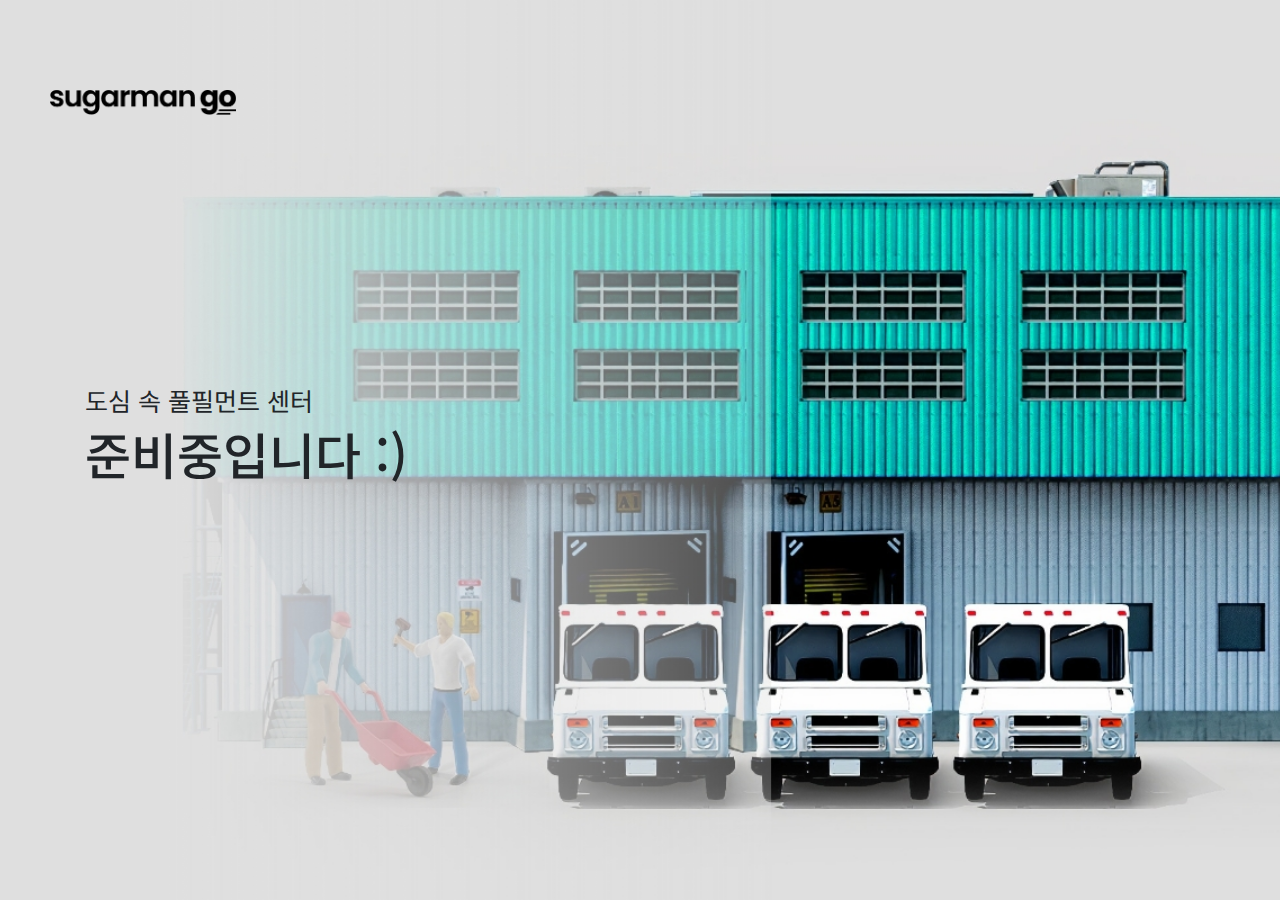
<file: index.html>
<!DOCTYPE html>
<html lang="ko">

<head>
  <meta charset="UTF-8">
  <meta name="viewport" content="width=device-width, initial-scale=1.0">
  <title>슈가맨고</title>
  <!-- Global site tag (gtag.js) - Google Analytics -->
  <script async src="https://www.googletagmanager.com/gtag/js?id=UA-127046737-5"></script>
  <script>
    window.dataLayer = window.dataLayer || [];
    function gtag() { dataLayer.push(arguments); }
    gtag('js', new Date());

    gtag('config', 'UA-127046737-5');
  </script>

  <link rel="stylesheet" href="https://stackpath.bootstrapcdn.com/bootstrap/4.4.1/css/bootstrap.min.css"
    integrity="sha384-Vkoo8x4CGsO3+Hhxv8T/Q5PaXtkKtu6ug5TOeNV6gBiFeWPGFN9MuhOf23Q9Ifjh" crossorigin="anonymous">
  <link href="https://fonts.googleapis.com/icon?family=Material+Icons" rel="stylesheet">
  <link href="https://fonts.googleapis.com/css2?family=Noto+Sans+KR:wght@100;300;400;500;700;900&display=swap"
    rel="stylesheet">
  <link rel="stylesheet" href="./assets/css/style.css">
  <link rel="stylesheet" href="./assets/css/media.css">
  <link rel="shortcut icon" type="image/x-icon" href="./assets/img/go_logo_32.ico">

  <script src="https://code.jquery.com/jquery-3.5.1.min.js"
    integrity="sha256-9/aliU8dGd2tb6OSsuzixeV4y/faTqgFtohetphbbj0=" crossorigin="anonymous"></script>
  <script src="./assets/js/click-menu.js"></script>
  <script src="./assets/js/domain.js"></script>

</head>

<body>

  <!-- nav -->
  <div class="navbar-wrap  scroll-nav top-nav">
    <nav class="navbar navbar-expand-lg navbar-light pt-2 pb-2">
      <a class="navbar-brand logo-w" href="./index.html">
        <img src="./assets/img/sugarman_go_logo@2x.png" alt="sugarmango_logo" class="main-logo">
      </a>
      <a class="scroll-nav logo-r" href="./index.html"><img src="./assets/img/sugarman_go_logo@2x.png"alt="sugarmango_logo" class="main-logo"></a>
    </nav>
  </div>



  <!-- 메인배너 -->
  <div class="main-banner-wrap d-flex align-items-center" style="height:100vh;max-height:100vh;">
    <div class="container main-container">
      <div class="row">
        <div class="col">
          <a class="text-box">
            <h1 class="main-banner-subtext">도심 속 풀필먼트 센터</h1>
            <h3 class="main-banner-text">준비중입니다 :)</h3>


            <br/>

          </div>
        </div>
      </div>
    </div>
  </div>

</body>

</html>
</file>
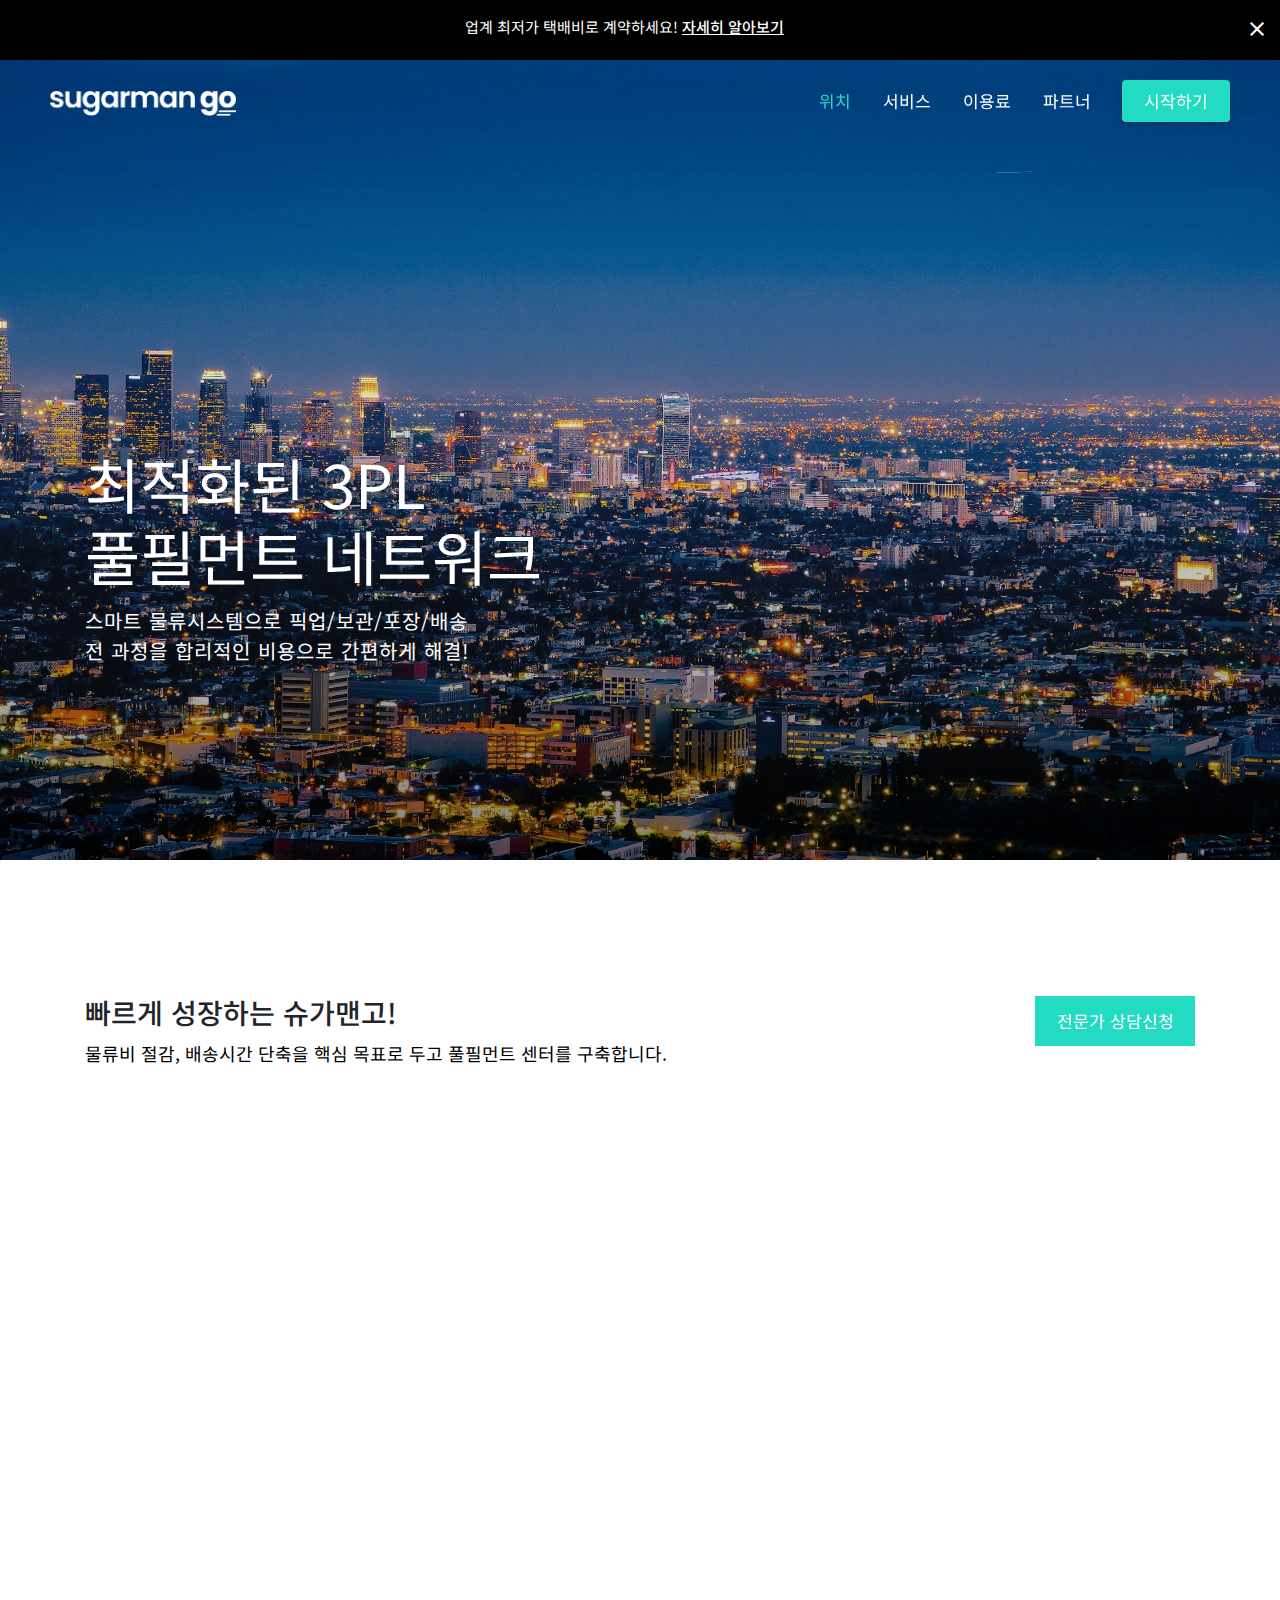
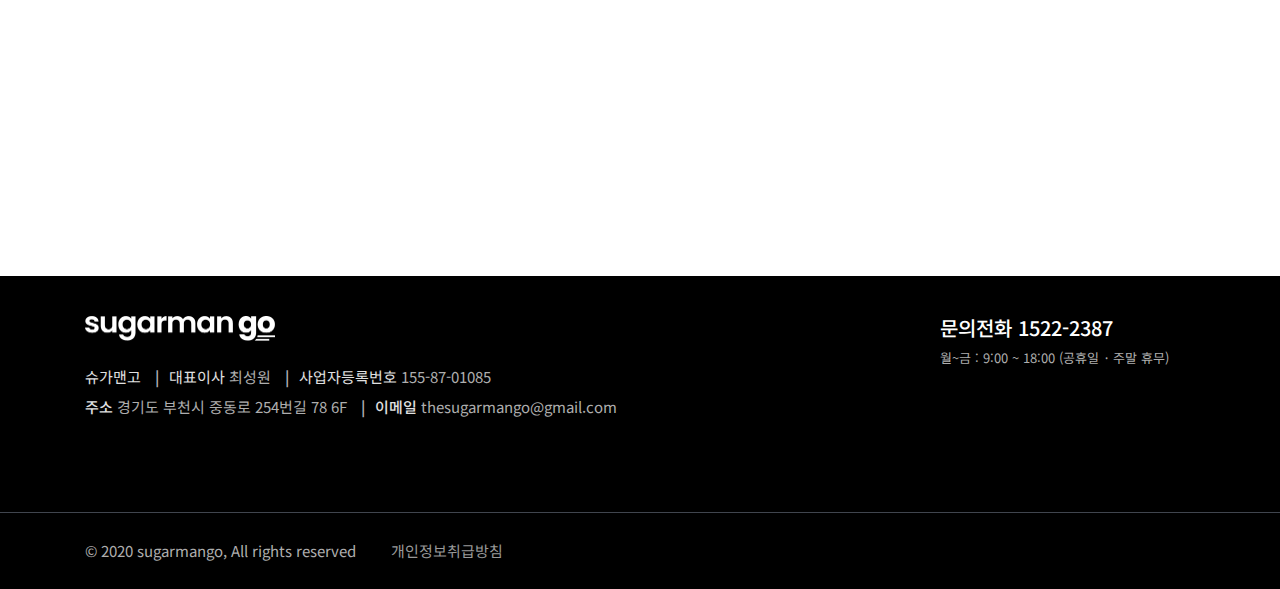
<file: location.html>
<!DOCTYPE html>
<html lang="ko">

<head>
  <meta charset="UTF-8">
  <meta name="viewport" content="width=device-width, initial-scale=1.0">
  <title>슈가맨고</title>
  <!-- Global site tag (gtag.js) - Google Analytics -->
  <script async src="https://www.googletagmanager.com/gtag/js?id=UA-127046737-5"></script>
  <script>
    window.dataLayer = window.dataLayer || [];
    function gtag() { dataLayer.push(arguments); }
    gtag('js', new Date());

    gtag('config', 'UA-127046737-5');
  </script>

  <link rel="stylesheet" href="https://stackpath.bootstrapcdn.com/bootstrap/4.4.1/css/bootstrap.min.css"
    integrity="sha384-Vkoo8x4CGsO3+Hhxv8T/Q5PaXtkKtu6ug5TOeNV6gBiFeWPGFN9MuhOf23Q9Ifjh" crossorigin="anonymous">
  <link href="https://fonts.googleapis.com/icon?family=Material+Icons" rel="stylesheet">
  <link href="https://fonts.googleapis.com/css2?family=Noto+Sans+KR:wght@100;300;400;500;700;900&display=swap"
    rel="stylesheet">
  <link rel="stylesheet" href="./assets/css/style.css">
  <link rel="stylesheet" href="./assets/css/media.css">
  <link rel="shortcut icon" type="image/x-icon" href="./assets/img/go_logo_32.ico">

  <script src="https://code.jquery.com/jquery-3.5.1.min.js"
    integrity="sha256-9/aliU8dGd2tb6OSsuzixeV4y/faTqgFtohetphbbj0=" crossorigin="anonymous"></script>
  <script src="./assets/js/click-menu.js"></script>
  <script src="./assets/js/domain.js"></script>

</head>

<body>
  <!-- 이벤트 띠배너 -->
  <div class="event-banner d-flex pt-3 pb-2">
    <div class="container-fluid">
      <div class="row">
        <div class="flex-fill text-center event-text">
          <span>업계 최저가 택배비로 계약하세요!</span>
          <span><a href="./service.html"><u style="color: #fff; font-weight: 500;">자세히 알아보기</u></a></span>
        </div>
        <button class="event-banner-btn" style="border-style: none; background: transparent;">
          <span class="material-icons ml-auto" style="cursor: pointer; color: #fff;">close</span>
        </button>
      </div>
    </div>
  </div>

  <!-- nav -->
  <div class="navbar-wrap  scroll-nav top-nav">
    <nav class="navbar navbar-expand-lg navbar-light pt-2 pb-2">
      <a class="navbar-brand logo-w" href="./index.html">
        <img src="./assets/img/sugarman_go_logo_wh@2x.png" alt="sugarmango_logo" class="main-logo">
      </a>
      <a class="scroll-nav logo-r" href="./index.html"><img src="./assets/img/sugarman_go_logo@2x.png"
          alt="sugarmango_logo" class="main-logo"></a>

      <button class="navbar-toggler mobile-menu-place toggle-mobile-menu" type="button">
        <!-- <span class="navbar-toggler-icon"></span> -->
        <span class="material-icons menu-icon-size menu-color">menu</span>
      </button>

      <div class="collapse navbar-collapse" id="navbarNav">
        <ul class="nav ml-auto">
          <li class="nav-item">
            <a class="nav-link nav-active" href="./location.html">위치</a>
          </li>
          <li class="nav-item">
            <a class="nav-link" href="./service.html">서비스</a>
          </li>
          <li class="nav-item">
            <a class="nav-link" href="./price.html">이용료</a>
          </li>
          <li class="nav-item">
            <a class="nav-link" href="./partner.html">파트너</a>
          </li>
          <li class="nav-item">
            <button type="button" class="nav-bar-btn" onclick="location.href='./start.html'">시작하기</button>
          </li>
        </ul>
      </div>
    </nav>
  </div>



  <!-- 메인배너 -->
  <div class="location-banner-wrap d-flex align-items-center">
    <div class="container main-container">
      <div class="row">
        <div class="col">
          <div class="text-box location-text-box">
            <h1 class="location-banner-subtext">최적화된 3PL<br />풀필먼트 네트워크</h1>
            <h3 class="location-banner-text">스마트 물류시스템으로 픽업/보관/포장/배송<br /> 전 과정을 합리적인 비용으로 간편하게 해결!</h3>
          </div>
        </div>
      </div>
    </div>
  </div>

  <section class="location-con">
    <div class="container">
      <div class="row">
        <div class="col-md-9 location-con-text">
          <h1>빠르게 성장하는 슈가맨고!</h1>
          <p>물류비 절감, 배송시간 단축을 핵심 목표로 두고 풀필먼트 센터를 구축합니다.</p>
        </div>
        <div class="col-md-3 location-con-btn">
          <button type="button" onclick="location.href='./start.html'">전문가 상담신청</button>
        </div>
        <div class="col-md-12">
          <div id="map" style="width:100%;height:602px;"></div>
        </div>
      </div>
    </div>
  </section>


  <!-- 푸터 -->
  <section class="content-section bg-footer footer-t footer ">
    <div class="container main-container">
      <div class="row">
        <div class="col-lg-9">
          <div class="row">
            <div class="col-12"><img class="footer-logo" src="./assets/img/sugarman_go_logo_wh@2x.png"
                alt="footer-logo"></div>
            <div class="col-12">
              <ul class="footer-con-2">
                <li>
                  <span>슈가맨고</span><strong class="line-1" style="color: #AEAEAE; margin-right: 10px;">
                    | </strong>
                </li>
                <li>
                  <span>대표이사 </span> 최성원
                  <strong class="line-2" style="color: #AEAEAE; margin-right: 10px;"> | </strong>
                </li>
                <li>
                  <span>사업자등록번호
                  </span>155-87-01085
                </li>
              </ul>
            </div>
            <div class="col-12">
              <ul class="footer-con-3">
                <li>
                  <span>주소
                  </span>경기도 부천시 중동로 254번길 78 6F
                  <strong class="line-3" style="color: #AEAEAE; margin-right: 10px;"> | </strong>
                </li>
                <li>
                  <span>
                    이메일
                  </span>thesugarmango@gmail.com
                </li>
              </ul>
            </div>
          </div>
        </div>

        <div class="col-lg-3">
          <div class="footer-right">
            <h6 style="font-size:20px; color:#fff;">문의전화 1522-2387</h6>
            <p>월~금 : 9:00 ~ 18:00 (공휴일 · 주말 휴무)</p>
          </div>
        </div>
      </div>
    </div>
    </div>


    <div class="footer-m footer container-fluid p-0">
      <div class="footer-line"></div>
    </div>

    <div class="col-lg-12">
      <div class="container main-container footer-bottom">
        <p class="footer-p">© 2020 sugarmango, All rights reserved</p>
        <a href="./privacy.html" class="footer-a">개인정보취급방침</a>
        <!-- <a class="footer-a">이용약관</a> -->
      </div>
    </div>
  </section>



  <!-- kakao map -->
  <script type="text/javascript" src="//dapi.kakao.com/v2/maps/sdk.js?appkey=250d479551bc2d3b70d92839fc3eb6eb"></script>

  <script>
    var mapContainer = document.getElementById('map'), // 지도를 표시할 div
      mapOption = {
        center: new kakao.maps.LatLng(37.52536, 126.84325), // 지도의 중심좌표
        level: 8, // 지도의 확대 레벨
        mapTypeId: kakao.maps.MapTypeId.ROADMAP // 지도종류
      };

    // 지도를 생성한다
    var map = new kakao.maps.Map(mapContainer, mapOption);

    // 마우스 휠과 모바일 터치를 이용한 지도 확대, 축소를 막는다
    map.setZoomable(false);

    // 지도에 확대 축소 컨트롤을 생성한다
    var zoomControl = new kakao.maps.ZoomControl();

    // 지도의 우측에 확대 축소 컨트롤을 추가한다
    map.addControl(zoomControl, kakao.maps.ControlPosition.RIGHT);

    // 마커를 표시할 위치와 title 객체 배열입니다
    var positions = [{
      title: '부천 상동점 1호점',
      latlng: new kakao.maps.LatLng(37.5077606, 126.7500733)
    },
    {
      title: '부천 상동점 2호점',
      latlng: new kakao.maps.LatLng(37.5074377, 126.7530217)
    },
    {
      title: '인천 갈산점 4호점',
      latlng: new kakao.maps.LatLng(37.5171565, 126.7220364)
    },
    {
      title: '부천 신중동점 5호점',
      latlng: new kakao.maps.LatLng(37.5015499, 126.773108)
    },
    {
      title: '부천 송내점 6호점',
      latlng: new kakao.maps.LatLng(37.4893739, 126.7518249)
    },
    {
      title: '서울 역삼역점 7호점',
      latlng: new kakao.maps.LatLng(37.4769454, 127.0457478)
    },
    {
      title: '인천 부평점 8호점',
      latlng: new kakao.maps.LatLng(37.4939399999999, 126.7257229)
    },
    {
      title: '서울 가산디지털단지점 9호점',
      latlng: new kakao.maps.LatLng(37.4793464, 126.8768097)
    },
    {
      title: '안양 범계점 10호점',
      latlng: new kakao.maps.LatLng(37.3922613, 126.9565033)
    },
    {
      title: '인천 계산점 11호점',
      latlng: new kakao.maps.LatLng(37.5351655, 126.7368001)
    },
    {
      title: '안산 중앙역점 12호점',
      latlng: new kakao.maps.LatLng(37.3188958, 126.8348793)
    },
    {
      title: '서울 군자역점 13호점',
      latlng: new kakao.maps.LatLng(37.5573745, 127.0775832)
    }
    ];

    // 마커 이미지의 이미지 주소입니다
    var imageSrc = "https://t1.daumcdn.net/localimg/localimages/07/mapapidoc/markerStar.png";

    for (var i = 0; i < positions.length; i++) {

      // 마커 이미지의 이미지 크기 입니다
      var imageSize = new kakao.maps.Size(24, 35);
      // 마커 이미지를 생성합니다
      var markerImage = new kakao.maps.MarkerImage(imageSrc, imageSize);
      // 마커를 생성합니다
      var marker = new kakao.maps.Marker({
        map: map, // 마커를 표시할 지도
        position: positions[i].latlng, // 마커를 표시할 위치
        title: positions[i].title, // 마커의 타이틀, 마커에 마우스를 올리면 타이틀이 표시됩니다
        image: markerImage // 마커 이미지
      });
    }
  </script>

  <script>
    $(window).scroll(function () {
      var scroll = $(window).scrollTop();
      // 48
      if (scroll > 35) {
        $('.top-nav').addClass('fixed-head');
        $('.top-nav').addClass('shadow-sm');
        $('.material-icons').removeClass('menu-icon-black');
        if (scroll > 850) {
          $('.top-nav').addClass('fixed-head-white');
          $('.material-icons').addClass('menu-icon-black');
        } else {
          $('.top-nav').removeClass('fixed-head-white');
        }
      } else {
        $('.top-nav').removeClass('fixed-head');
        $('.top-nav').removeClass('shadow-sm');
      }
      console.log(scroll);
    })
  </script>


</body>

</html>
</file>
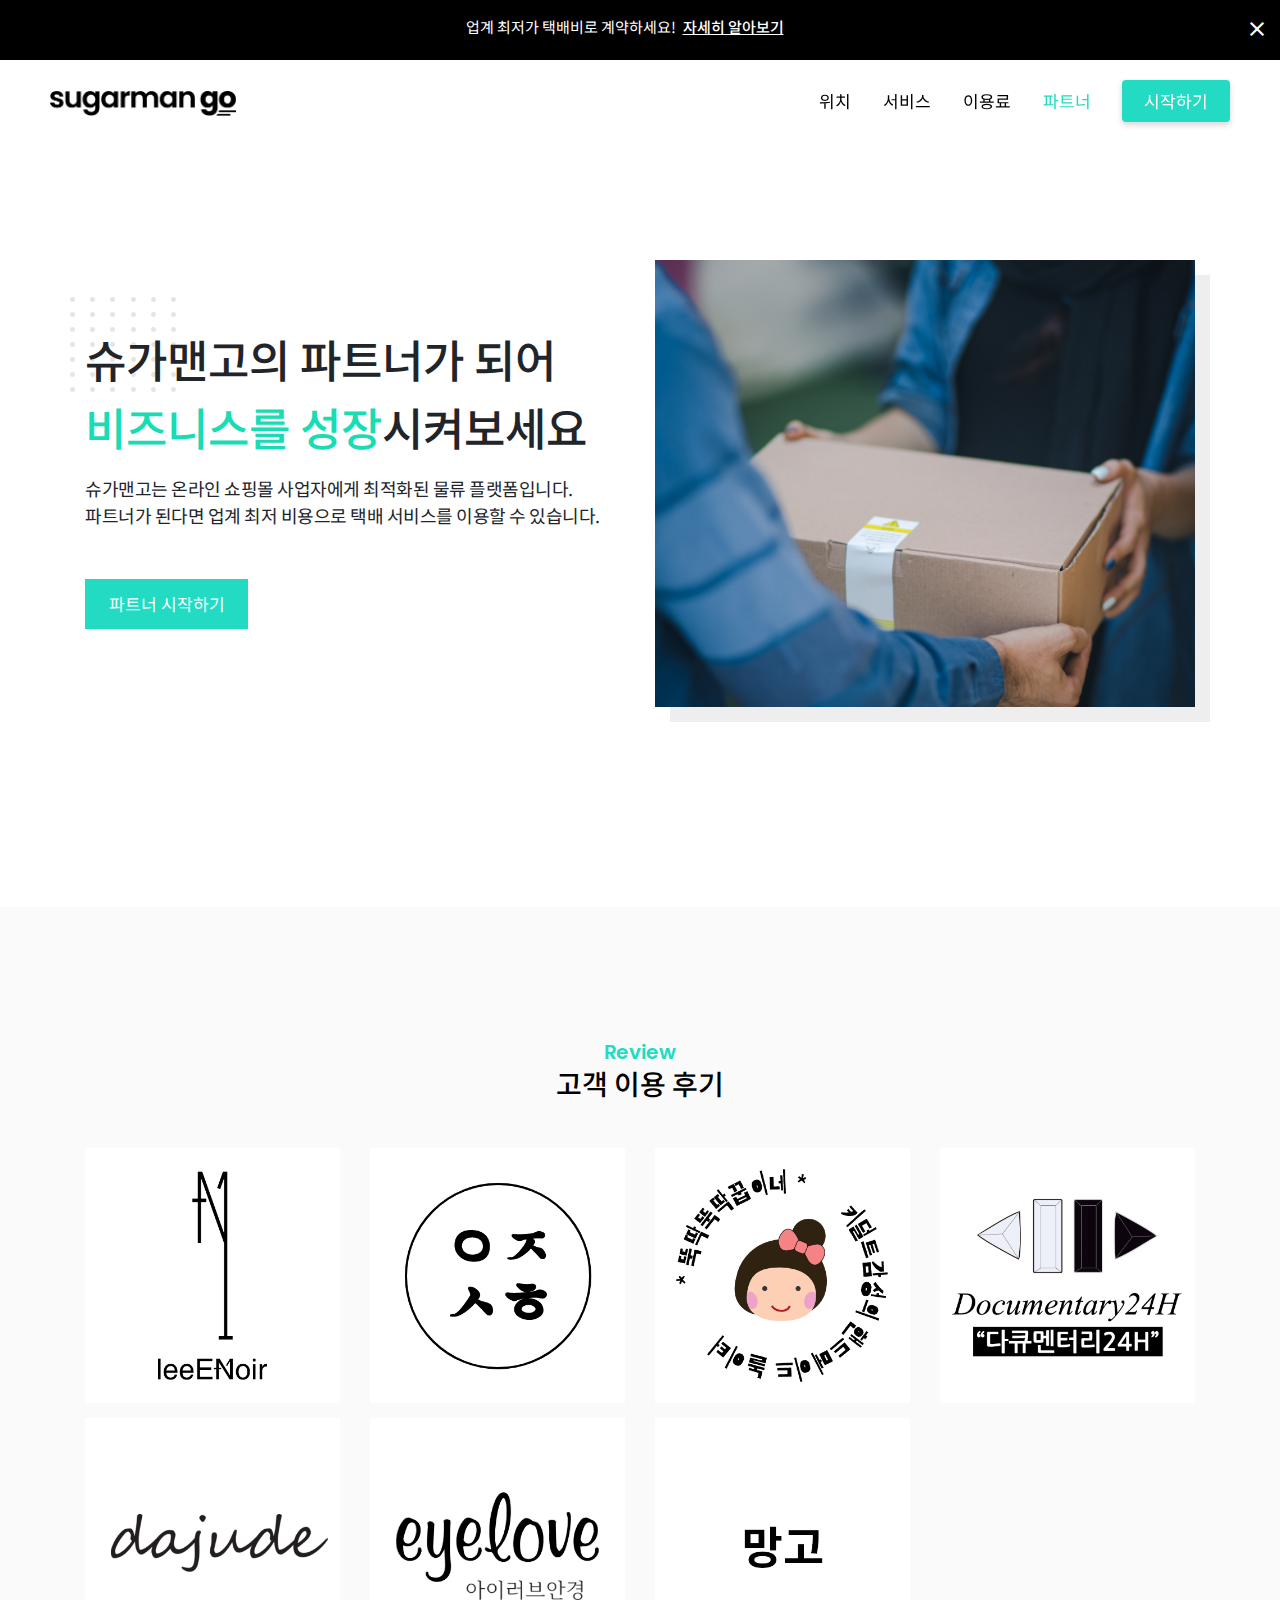
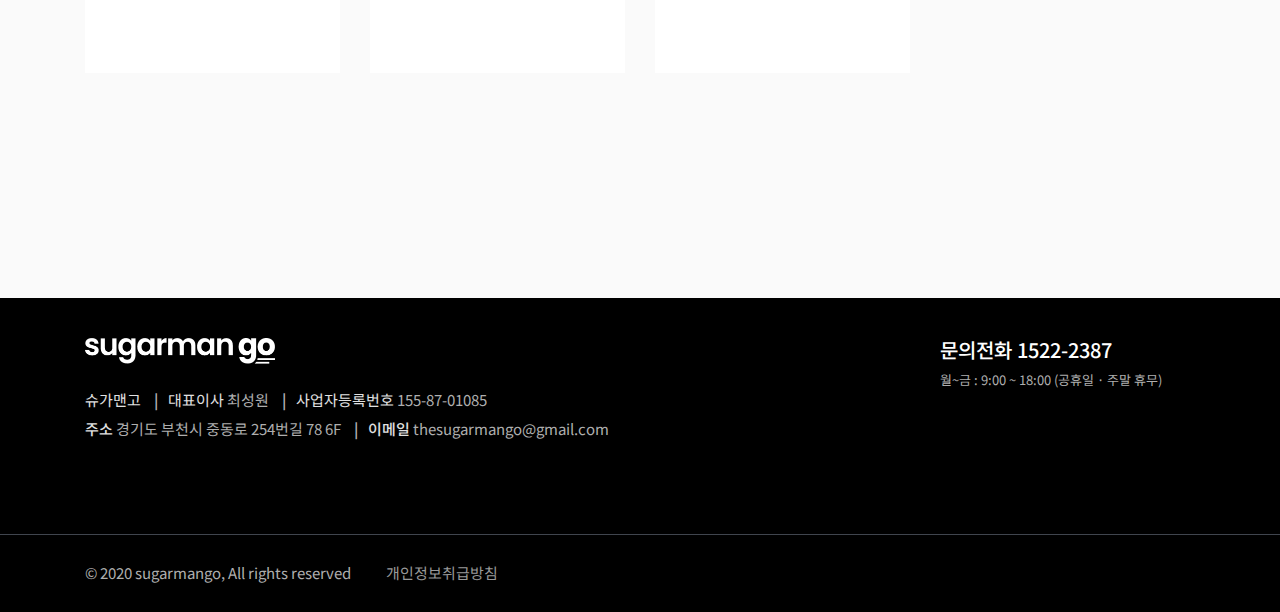
<file: partner.html>
<!DOCTYPE html>
<html lang="en" dir="ltr">

<head>
  <meta charset="UTF-8">
  <meta name="viewport" content="width=device-width, initial-scale=1.0">
  <title>슈가맨고</title>
  <!-- Global site tag (gtag.js) - Google Analytics -->
  <script async src="https://www.googletagmanager.com/gtag/js?id=UA-127046737-5"></script>
  <script>
    window.dataLayer = window.dataLayer || [];
    function gtag() { dataLayer.push(arguments); }
    gtag('js', new Date());

    gtag('config', 'UA-127046737-5');
  </script>

  <link rel="stylesheet" href="https://stackpath.bootstrapcdn.com/bootstrap/4.4.1/css/bootstrap.min.css"
    integrity="sha384-Vkoo8x4CGsO3+Hhxv8T/Q5PaXtkKtu6ug5TOeNV6gBiFeWPGFN9MuhOf23Q9Ifjh" crossorigin="anonymous">
  <link href="https://fonts.googleapis.com/icon?family=Material+Icons" rel="stylesheet">
  <link href="https://fonts.googleapis.com/css2?family=Noto+Sans+KR:wght@100;300;400;500;700;900&display=swap"
    rel="stylesheet">

  <link href="https://fonts.googleapis.com/css2?family=Poppins:italic,weight@0,600;1,100&display=swap" rel="stylesheet">
  <link rel="stylesheet" href="./assets/css/style.css">
  <link rel="stylesheet" href="./assets/css/media.css">
  <link rel="shortcut icon" type="image/x-icon" href="./assets/img/go_logo_32.ico">

  <script src="https://code.jquery.com/jquery-3.5.1.min.js"
    integrity="sha256-9/aliU8dGd2tb6OSsuzixeV4y/faTqgFtohetphbbj0=" crossorigin="anonymous"></script>
  <script src="https://stackpath.bootstrapcdn.com/bootstrap/4.5.2/js/bootstrap.min.js"
    integrity="sha384-B4gt1jrGC7Jh4AgTPSdUtOBvfO8shuf57BaghqFfPlYxofvL8/KUEfYiJOMMV+rV"
    crossorigin="anonymous"></script>

  <script src="./assets/js/click-menu.js"></script>
  <script src="./assets/js/domain.js"></script>
</head>

<body>

  <!-- 이벤트 띠배너 -->
  <div class="event-banner d-flex pt-3 pb-2">
    <div class="container-fluid">
      <div class="row">
        <div class="flex-fill text-center event-text">
          <span class="mr-1">업계 최저가 택배비로 계약하세요!</span>
          <span><a href="./service.html"><u style="color: #fff; font-weight: 500;">자세히 알아보기</u></a></span>
        </div>
        <button class="event-banner-btn" style="border-style: none; background: transparent;">
          <span class="material-icons ml-auto" style="cursor: pointer; color: #fff;">close</span>
        </button>
      </div>
    </div>
  </div>

  <!-- nav -->
  <div class="navbar-wrap  scroll-nav top-nav">
    <nav class="navbar navbar-expand-lg navbar-light pt-2 pb-2">
      <a class="navbar-brand logo-w" href="./index.html">
        <img src="./assets/img/sugarman_go_logo@2x.png" alt="sugarmango_logo" class="main-logo">
      </a>
      <a class="scroll-nav logo-r" href="./index.html"><img src="./assets/img/sugarman_go_logo@2x.png"
          alt="sugarmango_logo" class="main-logo"></a>


      <button class="navbar-toggler mobile-menu-place toggle-mobile-menu" type="button">
        <!-- <span class="navbar-toggler-icon"></span> -->
        <span class="material-icons menu-icon-size menu-icon-black">menu</span>
      </button>

      <div class="collapse navbar-collapse" id="navbarNav">
        <ul class="nav ml-auto">
          <li class="nav-item">
            <a class="nav-link" style="color: #000;" href="./location.html">위치</a>
          </li>
          <li class="nav-item">
            <a class="nav-link" style="color: #000;" href="./service.html">서비스</a>
          </li>
          <li class="nav-item">
            <a class="nav-link" style="color:#000" href="./price.html">이용료</a>
          </li>
          <li class="nav-item">
            <a class="nav-link nav-active" style="color: #000;" href="./partner.html">파트너</a>
          </li>
          <li class="nav-item">
            <button type="button" class="nav-bar-btn" onclick="location.href='./start.html'">시작하기</button>
          </li>
        </ul>
      </div>
    </nav>
  </div>




  <!-- 파트너 -->


  <section class="partner-wrap1">
    <div class="container">
      <div class="row">
        <div class="col-md-6 main-text partner-text">
          <img src="./assets/img/icon@2x.png" alt="" class="top-icon">
          <div class="partner-text-con">
            슈가맨고의 파트너가 되어
            <span class="mint-txt">비즈니스를 성장</span>시켜보세요
          </div>
          <p class="partner-maintxt">
            슈가맨고는 온라인 쇼핑몰 사업자에게 최적화된 물류 플랫폼입니다.<br>
            파트너가 된다면 업계 최저 비용으로 택배 서비스를 이용할 수 있습니다.
          </p>
          <button class="btn-partner" onclick="location.href='./start.html'">파트너 시작하기</button>
        </div>
        <div class="col-md-6 partner-img">
          <img src="./assets/img/banner-4@2x.jpg">
        </div>
      </div>
    </div>
  </section>


  <div class="partner-wrap2">
    <div class="container">
      <div class="row">
        <div class="col-md-12">
          <div class="review-txt">
            <span class="review-eng">Review</span>
            <h3>고객 이용 후기</h3>
          </div>
        </div>
      </div>
      <div class="review-img">
        <div class="row mb-40">
          <div class="col-xl-3 review-con" data-toggle="modal" data-target="#reviewModal1">
            <div class="img-back">
              <img src="./assets/img/logo-1@2x.png">
            </div>
          </div>
          <div class="col-xl-3 review-con" data-toggle="modal" data-target="#reviewModal1">
            <div class="img-back">
              <img src="./assets/img/logo-2@2x.png">
            </div>
          </div>
          <div class="col-xl-3 review-con" data-toggle="modal" data-target="#reviewModal1">
            <div class="img-back">
              <img src="./assets/img/logo-3@2x.png">
            </div>
          </div>
          <div class="col-xl-3 review-con" data-toggle="modal" data-target="#reviewModal1">
            <div class="img-back">
              <img src="./assets/img/logo-4@2x.png">
            </div>
          </div>
          <div class="col-xl-3 review-con" data-toggle="modal" data-target="#reviewModal1">
            <div class="img-back">
              <img src="./assets/img/logo-5@2x.png">
            </div>
          </div>
          <div class="col-xl-3 review-con" data-toggle="modal" data-target="#reviewModal1">
            <div class="img-back">
              <img src="./assets/img/logo-6@2x.png">
            </div>
          </div>
          <div class="col-xl-3 review-con" data-toggle="modal" data-target="#reviewModal1">
            <div class="img-back">
              <img src="./assets/img/logo-7@2x.png">
            </div>
          </div>
        </div>

        <div class="modal fade" id="reviewModal1" tabindex="-1" aria-labelledby="exampleModalLabel" aria-hidden="true">
          <div class="modal-dialog modal-dialog-centered">
            <div class="review-modal">
              <button type="button" class="close review-modal-close" data-dismiss="modal" aria-label="Close">
                <span aria-hidden="true">&times;</span>
              </button>
              <div class="modal-body review-modal-body">
                <div class="modal-title">고객후기</div>

                <div class="review-line"></div>
                <div class="row">
                  <div class="col-md-8 review-modal-text">
                    <img src="./assets/img/icon-1@2x.png" alt="">
                    <p class="review-modal-text-con"></p>
                    <p class="review-modal-by"></p>
                  </div>
                  <div class="col-md-4"></div>
                </div>
              </div>
            </div>
          </div>
        </div>
      </div>
    </div>
  </div>


  <!-- Modal -->
  <!-- <div class="modal fade" id="exampleModal" tabindex="-1" aria-labelledby="exampleModalLabel" aria-hidden="true">
    <div class="modal-dialog modal-dialog-centered">
      <div class="modal-content">
        <div class="modal-header">
          <h5 class="modal-title" id="exampleModalLabel">Modal title</h5>
          <button type="button" class="close" data-dismiss="modal" aria-label="Close">
            <span aria-hidden="true">&times;</span>
          </button>
        </div>
        <div class="modal-body">
        </div>
        <div class="modal-footer">
          <button type="button" class="btn btn-secondary" data-dismiss="modal">Close</button>
          <button type="button" class="btn btn-primary">Save changes</button>
        </div>
      </div>
    </div>
  </div> -->



  <!-- 푸터 -->
  <section class="content-section bg-footer footer-t footer ">
    <div class="container main-container">
      <div class="row">
        <div class="col-lg-9">
          <div class="row">
            <div class="col-12"><img class="footer-logo" src="./assets/img/sugarman_go_logo_wh@2x.png"
                alt="footer-logo"></div>
            <div class="col-12">
              <ul class="footer-con-2">
                <li>
                  <span>슈가맨고</span><strong class="line-1" style="color: #AEAEAE; margin-right: 10px;"> | </strong>
                </li>
                <li>
                  <span>대표이사 </span> 최성원
                  <strong class="line-2" style="color: #AEAEAE; margin-right: 10px;"> | </strong>
                </li>
                <li>
                  <span>사업자등록번호
                  </span>155-87-01085
                </li>
              </ul>
            </div>
            <div class="col-12">
              <ul class="footer-con-3">
                <li>
                  <span>주소
                  </span>경기도 부천시 중동로 254번길 78 6F
                  <strong class="line-3" style="color: #AEAEAE; margin-right: 10px;"> | </strong>
                </li>
                <li>
                  <span>
                    이메일
                  </span>thesugarmango@gmail.com
                </li>
              </ul>
            </div>
          </div>
        </div>

        <div class="col-lg-3">
          <div class="footer-right">
            <h6 style="font-size:20px; color:#fff;">문의전화 1522-2387</h6>
            <p>월~금 : 9:00 ~ 18:00 (공휴일 · 주말 휴무)</p>
          </div>
        </div>
      </div>
    </div>
    </div>


    <div class="footer-m footer container-fluid p-0">
      <div class="footer-line"></div>
    </div>

    <div class="col-lg-12">
      <div class="container main-container footer-bottom">
        <p class="footer-p">© 2020 sugarmango, All rights reserved</p>
        <a href="./privacy.html" class="footer-a">개인정보취급방침</a>
        <!-- <a class="footer-a">이용약관</a> -->
      </div>
    </div>
  </section>

  <script>
    var clientArr = [];

    clientArr[0] = [
      './assets/img/icon-1@2x.png', '- 리엔느와르 -', '슈가맨고 전담 택배사와 담당 기사님이 계셔서 배송문제가 빠르게 처리해주세요. 쇼핑몰을 운영할때 가장 신경쓰였던 부분이 배송문제거든요. 슈가맨고가 맡아서 해결해주니 디자인 / 마케팅에 보다 집중할 수 있었습니다!      '
    ];
    clientArr[1] = ['./assets/img/icon-2@2x.png', '- 인정상회 -',
      '물량도 점점 많아지고 요즘은 무료배송이 대세다 보니 택배비도 점점 부담스러웠던 참에 슈가맨고를 알게됐어요. 비용은 굉장히 저렴하고 물류 서비스는 슈가맨고에서 다 해결해주니 업무도, 마음도 가볍네요 ^^ 합리적인 비용에 배송, 포장까지 다양한 서비스를 이용할 수 있어 굉장히 효율적입니다.'
    ];
    clientArr[2] = ['./assets/img/icon-3@2x.png', '- 뚝딱뚝딱꿉이네 -',
      '물량이 적었을때부터 픽업 및 배송이 가능하도록 도와주셔서 지금은 더욱더 성장하게 되었습니다.슈가맨고는 저희 회사에 없어서는 안 될 파트너입니다.'
    ];
    clientArr[3] = ['./assets/img/icon-4@2x.png', '- 다큐멘터리24h -',
      '혼자 사업체을 운영하다보니 할 일이 많은데 택배 배송에 대한 부분은 당일 출고로 인해 대부분 다음날 배송되어 고객들의 만족도 높고 배송지연에 대한 문의가 현저히 줄어서 다른 일에 더 집중할수 있어서 매출이 2배이상 증가했어요.'
    ];
    clientArr[4] = ['./assets/img/icon-5@2x.png', '- 다주드 -',
      '택배 물량이 많아서 조금 더 저렴한 가격으로 배송할 수 있는 방법이 없을까 하다가 슈가맨고를 알게 되서 사용 중입니다. 저렴한 택배 비용만 생각하고 사용을 했는데 물류의 전반적인 서비스를 해결해주니 불편할 수 있는 업무량이 줄어들어 업무에 더 집중할 수 있어서 좋습니다.'
    ];
    clientArr[5] = ['./assets/img/icon-6@2x.png', '- 아이러브 -',
      '저희는 슈가맨고가 오픈하자마자 계약했어요. 여러 사이트에서 판매하다 보니 관리가 어려웠는데 슈가맨고에서 한번에 볼 수 있더라고요. 거기다 재고만 채워주면 포장부터 배송, 정산까지 알아서 다 해주니까 너무 편리해요.'
    ];
    clientArr[6] = ['./assets/img/icon-4@2x.png', '- 망고 -',
      '무엇보다 가장 큰 장점은 배송비가 굉장히 저렴하다는 것입니다. 택배 배송비가 큰 부담 중에 하나였는데 "슈가맨고"의 베송비는 정말 매력적입니다. 또한 전담 택배 기사님이 계셔서 배송의 문제를 원활하게 해결할 수 있어 안심이 됩니다. 하지만 아직까지 배송에 대한 문제는 전혀 없었습니다. ^^'
    ];


    $(document).on('click', '.img-back img', function () {
      var indexVal = $(".img-back img").index(this);
      // console.log(clientArr[indexVal][0]);

      $('.review-modal-by').html(clientArr[indexVal][1]);
      $('.review-modal-text-con').html(clientArr[indexVal][2])
    })


    $(window).scroll(function () {
      var scroll = $(window).scrollTop();
      // 48
      if (scroll > 48) {
        $('.top-nav').addClass('fixed-head');
        $('.top-nav').addClass('fixed-head-white');
        $('.top-nav').addClass('shadow-sm');
      } else {
        $('.top-nav').removeClass('fixed-head-white');
        $('.top-nav').removeClass('fixed-head');
        $('.top-nav').removeClass('shadow-sm');
      }
      console.log(scroll);
    })
  </script>

  <script>
    var tabBtn = $("#tab-btn > ul > li");
    var tabCont = $("#tab-cont > div");

    tabCont.hide().eq(0).show();

    tabBtn.click(function () {
      var target = $(this);
      var index = target.index();
      tabBtn.removeClass("active");
      target.addClass("active");
      tabCont.css("display", "none");
      tabCont.eq(index).css("display", "block");
    });
  </script>


</body>

</html>
</file>
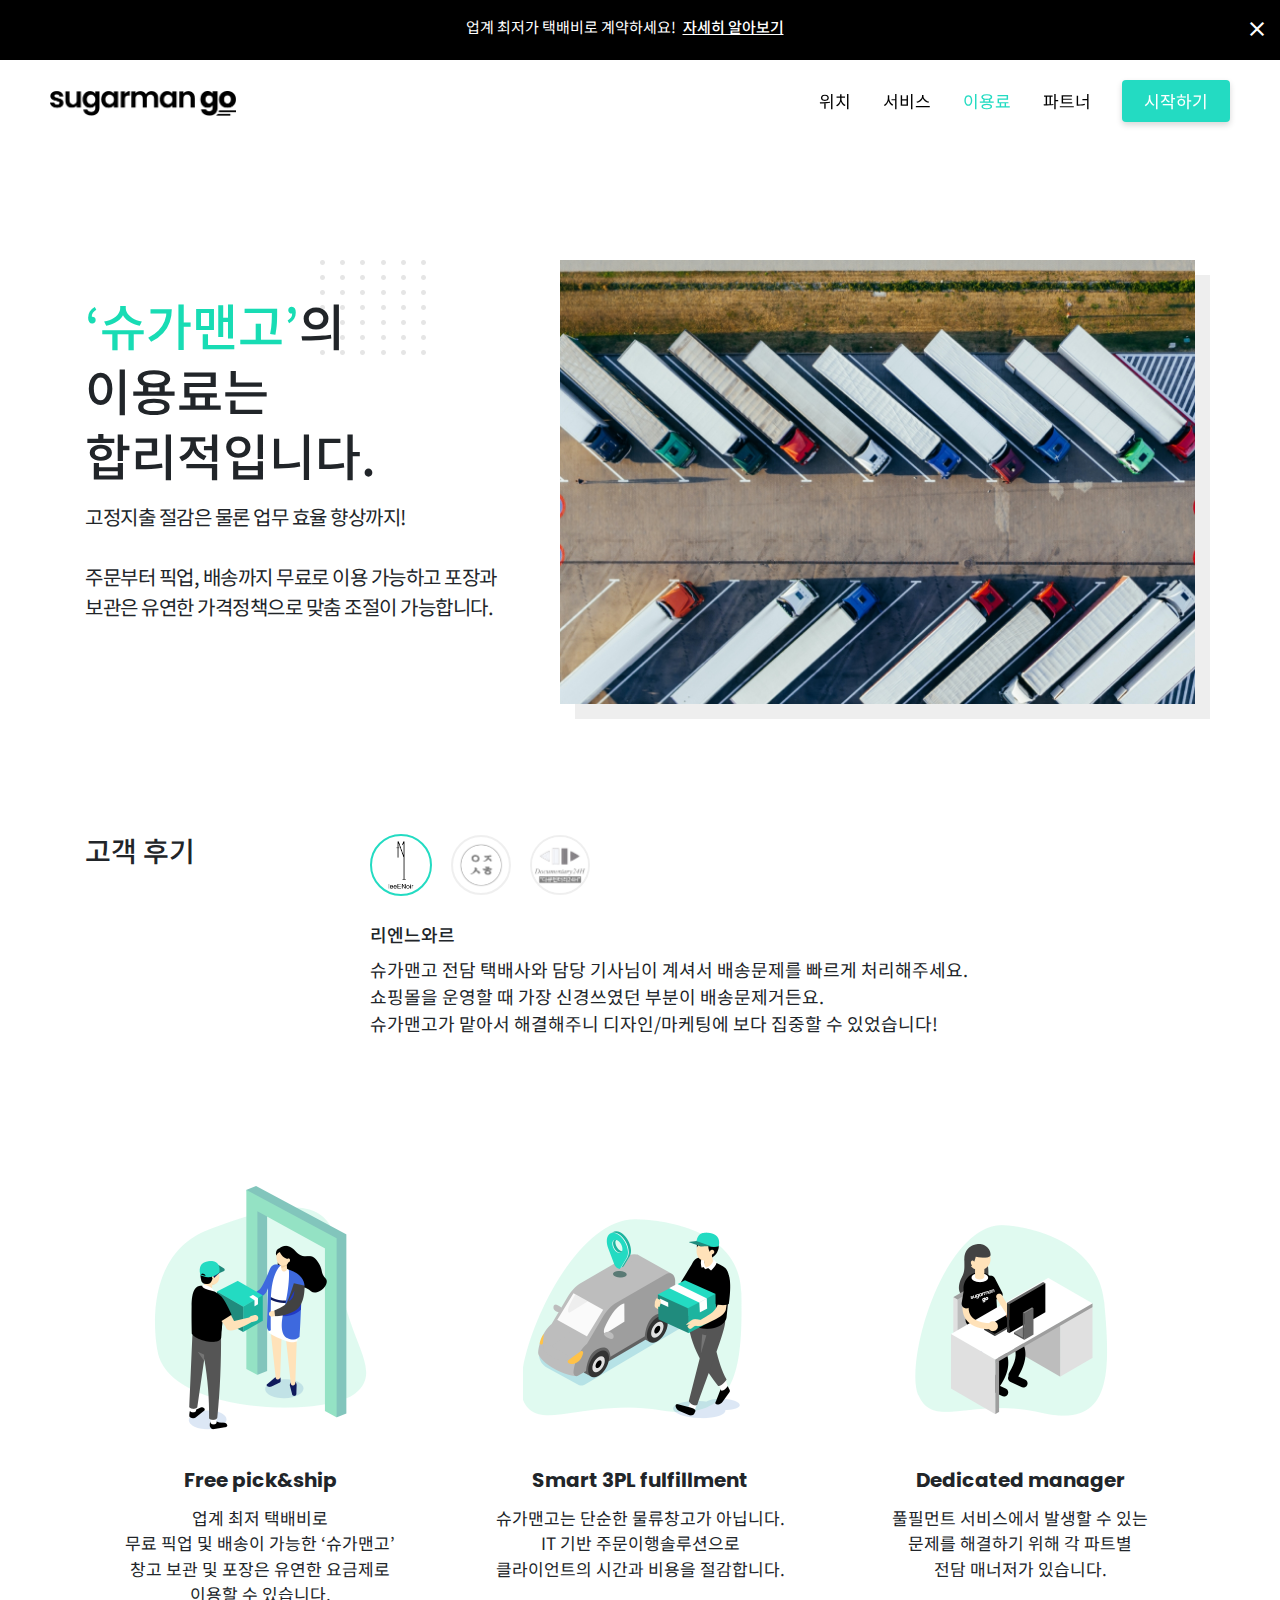
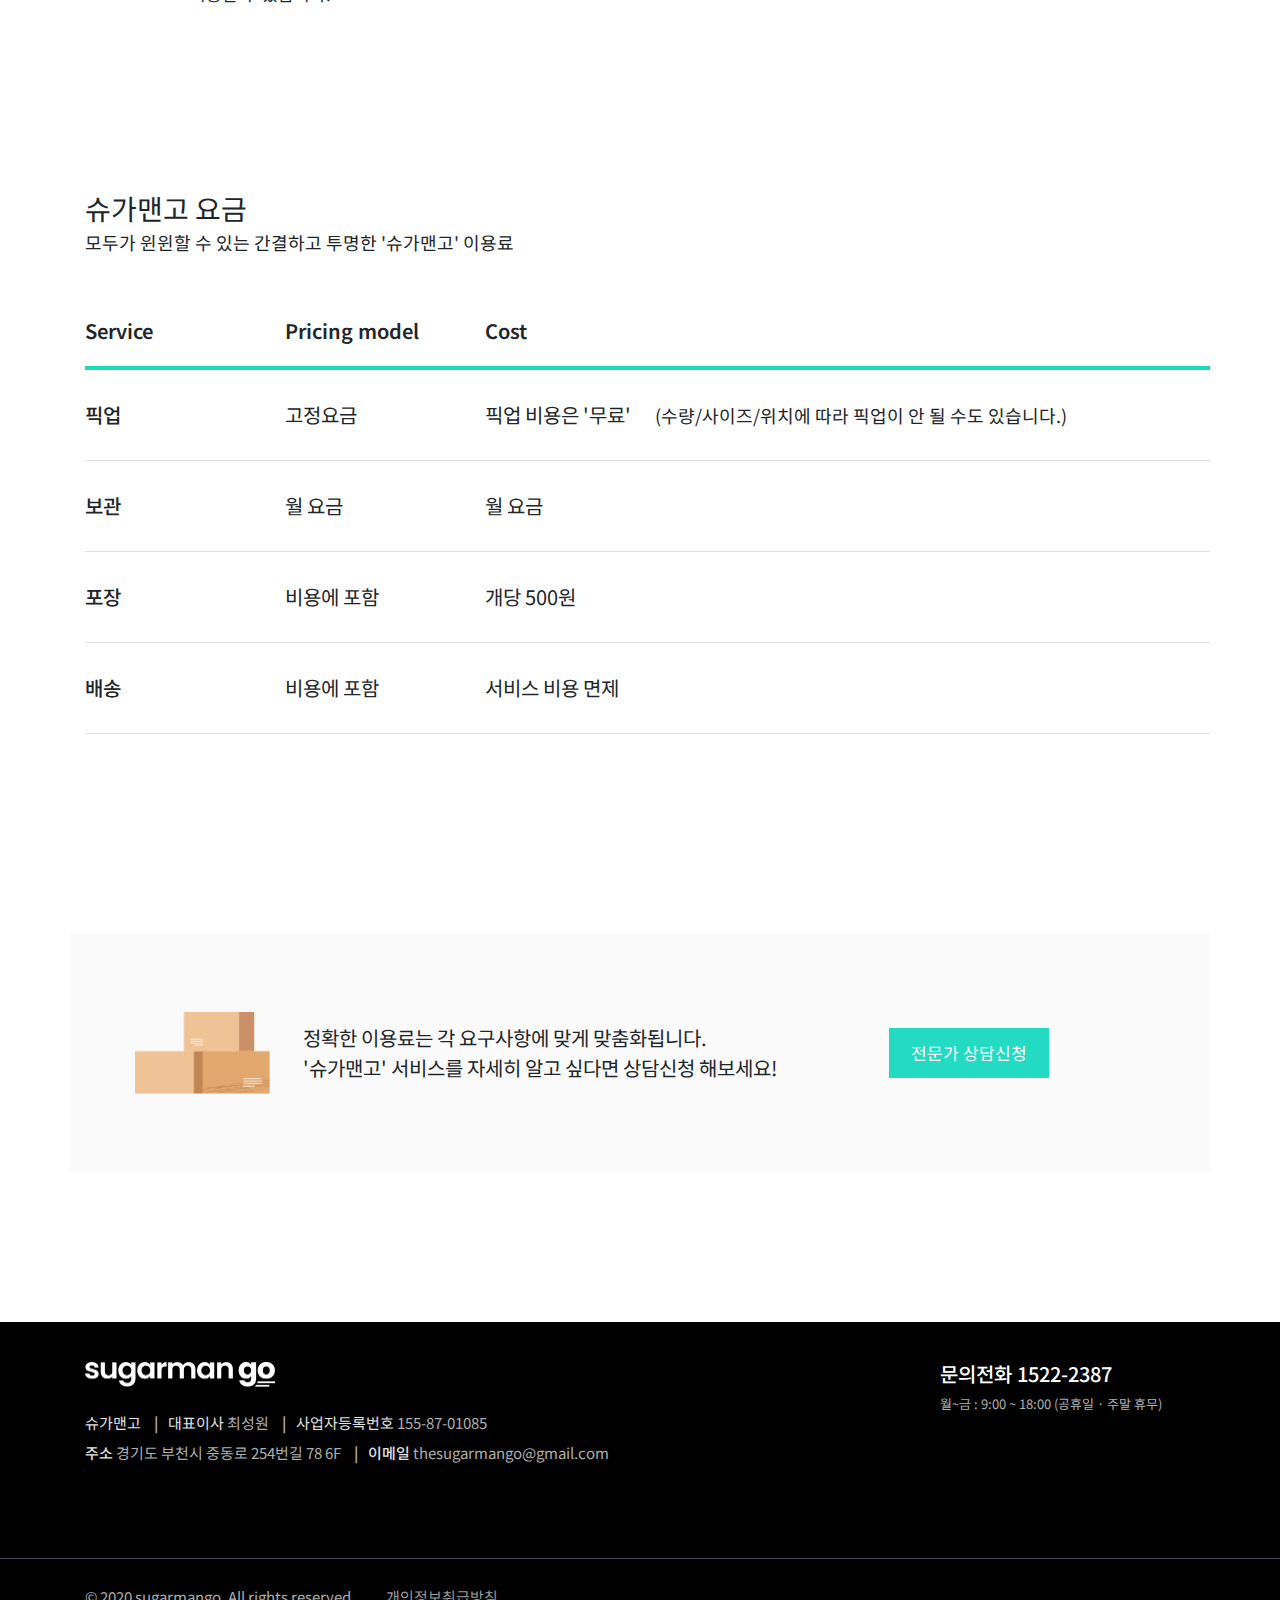
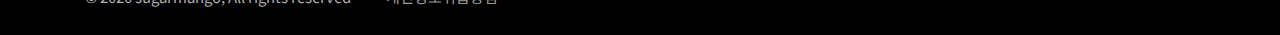
<file: price.html>
<!DOCTYPE html>
<html lang="en" dir="ltr">

<head>
  <meta charset="UTF-8">
  <meta name="viewport" content="width=device-width, initial-scale=1.0">
  <title>슈가맨고</title>
  <!-- Global site tag (gtag.js) - Google Analytics -->
  <script async src="https://www.googletagmanager.com/gtag/js?id=UA-127046737-5"></script>
  <script>
    window.dataLayer = window.dataLayer || [];
    function gtag() { dataLayer.push(arguments); }
    gtag('js', new Date());

    gtag('config', 'UA-127046737-5');
  </script>

  <link rel="stylesheet" href="https://stackpath.bootstrapcdn.com/bootstrap/4.4.1/css/bootstrap.min.css"
    integrity="sha384-Vkoo8x4CGsO3+Hhxv8T/Q5PaXtkKtu6ug5TOeNV6gBiFeWPGFN9MuhOf23Q9Ifjh" crossorigin="anonymous">
  <link href="https://fonts.googleapis.com/icon?family=Material+Icons" rel="stylesheet">
  <link href="https://fonts.googleapis.com/css2?family=Noto+Sans+KR:wght@100;300;400;500;700;900&display=swap"
    rel="stylesheet">

  <link href="https://fonts.googleapis.com/css2?family=Poppins:italic,weight@0,600;1,100&display=swap" rel="stylesheet">
  <link rel="stylesheet" href="./assets/css/style.css">
  <link rel="stylesheet" href="./assets/css/media.css">
  <link rel="shortcut icon" type="image/x-icon" href="./assets/img/go_logo_32.ico">

  <script src="https://stackpath.bootstrapcdn.com/bootstrap/4.5.2/js/bootstrap.min.js"
    integrity="sha384-B4gt1jrGC7Jh4AgTPSdUtOBvfO8shuf57BaghqFfPlYxofvL8/KUEfYiJOMMV+rV"
    crossorigin="anonymous"></script>
  <script src="https://code.jquery.com/jquery-3.5.1.min.js"
    integrity="sha256-9/aliU8dGd2tb6OSsuzixeV4y/faTqgFtohetphbbj0=" crossorigin="anonymous"></script>

  <script src="./assets/js/click-menu.js"></script>
  <script src="./assets/js/domain.js"></script>
</head>

<body>

  <!-- 이벤트 띠배너 -->
  <div class="event-banner d-flex pt-3 pb-2">
    <div class="container-fluid">
      <div class="row">
        <div class="flex-fill text-center event-text">
          <span class="mr-1">업계 최저가 택배비로 계약하세요!</span>
          <span><a href="./service.html"><u style="color: #fff; font-weight: 500;">자세히 알아보기</u></a></span>
        </div>
        <button class="event-banner-btn" style="border-style: none; background: transparent;">
          <span class="material-icons ml-auto" style="cursor: pointer; color: #fff;">close</span>
        </button>
      </div>
    </div>
  </div>

  <!-- nav -->
  <div class="navbar-wrap  scroll-nav top-nav">
    <nav class="navbar navbar-expand-lg navbar-light pt-2 pb-2">
      <a class="navbar-brand logo-w" href="./index.html">
        <img src="./assets/img/sugarman_go_logo@2x.png" alt="sugarmango_logo" class="main-logo">
      </a>
      <a class="scroll-nav logo-r" href="./index.html"><img src="./assets/img/sugarman_go_logo@2x.png"
          alt="sugarmango_logo" class="main-logo"></a>



      <button class="navbar-toggler mobile-menu-place toggle-mobile-menu" type="button">
        <!-- <span class="navbar-toggler-icon"></span> -->
        <span class="material-icons menu-icon-size menu-icon-black">menu</span>
      </button>

      <div class="collapse navbar-collapse" id="navbarNav">
        <ul class="nav ml-auto">
          <li class="nav-item">
            <a class="nav-link" style="color: #000;" href="./location.html">위치</a>
          </li>
          <li class="nav-item">
            <a class="nav-link" style="color: #000;" href="./service.html">서비스</a>
          </li>
          <li class="nav-item">
            <a class="nav-link nav-active" style="color:#000" href="./price.html">이용료</a>
          </li>
          <li class="nav-item">
            <a class="nav-link" style="color: #000;" href="./partner.html">파트너</a>
          </li>
          <li class="nav-item">
            <button type="button" class="nav-bar-btn" onclick="location.href='./start.html'">시작하기</button>
          </li>
        </ul>
      </div>
    </nav>
  </div>



  <!-- 이용료 메인 -->

  <section class="main-img-sec price-wrap1">
    <div class="container">
      <div class="row">
        <div class="col-md-5 main-text price-text">
          <img src="./assets/img/icon@2x.png" alt="">
          <div class="price-text-con">
            <span class="mint-txt">‘슈가맨고’</span>의<br>
            이용료는<br>
            합리적입니다.
          </div>
          <p class="price-maintxt">
            고정지출 절감은 물론 업무 효율 향상까지!<br><br>
            주문부터 픽업, 배송까지 무료로 이용 가능하고 포장과
            보관은 유연한 가격정책으로 맞춤 조절이 가능합니다.
          </p>
        </div>
        <div class="col-md-7 price-img">
          <img src="./assets/img/banner-1@2x.jpg">
        </div>
      </div>
    </div>
  </section>

  <div class="price-wrap2">
    <div class="container">
      <div class="row">
        <div class="col-lg-3">
          <h3>고객 후기</h3>
        </div>

        <div class="col-lg-9">
          <div id="tab-menu" class="profile-area">
            <div id="tab-btn">
              <ul>
                <li class="active">
                  <a><img src="./assets/img/logo-1@2x.png" class="profileShow"></a>
                </li>
                <li>
                  <a><img src="./assets/img/logo-2@2x.png" class="profileShow"></a>
                </li>
                <li>
                  <a><img src="./assets/img/logo-4@2x.png" class="profileShow"></a>
                </li>
              </ul>
            </div>
            <div id="tab-cont" class="review-area">
              <div>
                <p>리엔느와르</p>
                슈가맨고 전담 택배사와 담당 기사님이 계셔서 배송문제를 빠르게 처리해주세요.<br>
                쇼핑몰을 운영할 때 가장 신경쓰였던 부분이 배송문제거든요.<br>
                슈가맨고가 맡아서 해결해주니 디자인/마케팅에 보다 집중할 수 있었습니다!
              </div>
              <div>
                <p>인정상회</p>
                물량도 점점 많아지고 요즘은 무료배송이 대세다 보니 택배비도 점점 부담스러웠던 참에 슈가맨고를 알게 됐어요.<br>
                비용은 굉장히 저렴하고 물류 서비스는 슈가맨고에서 다 해결해주니 업무도, 마음도 가볍네요^^<br>
                합리적인 비용에 배송, 포장까지 다양한 서비스를 이용할 수 있어 굉장히 효율적입니다.
              </div>
              <div>
                <p>다큐멘터리24h</p>
                혼자 사업체를 운영하다보니 할 일이 많은데 택배 배송에 대한 부분은 당일 출고로 인해<br>
                대부분 다음날 배송되어 고객들의 만족도가 높고 배송지연에 대한 문의가 <br>
                현저히 줄어서 다른 일에 더 집중할 수 있어서 매출이 2배이상 증가했어요.
              </div>
            </div>
          </div>
        </div>
      </div>
    </div>
  </div>
  </div>




  <div class="price-wrap3">
    <div class="container">
      <div class="row">
        <div class="col-md-4">
          <img src="./assets/img/img-1@2x.png">
          <div class="price-img-area">
            <span>Free pick&ship</span>
            <p>
              업계 최저 택배비로<br>
              무료 픽업 및 배송이 가능한 ‘슈가맨고’<br>
              창고 보관 및 포장은 유연한 요금제로<br>
              이용할 수 있습니다.
            </p>
          </div>
        </div>
        <div class="col-md-4">
          <img src="./assets/img/img-2@2x.png">
          <div class="price-img-area">
            <span>Smart 3PL fulfillment</span>
            <p>
              슈가맨고는 단순한 물류창고가 아닙니다.<br>
              IT 기반 주문이행솔루션으로<br>
              클라이언트의 시간과 비용을 절감합니다.
            </p>
          </div>
        </div>
        <div class="col-md-4">
          <img src="./assets/img/img-3@2x.png">
          <div class="price-img-area">
            <span>Dedicated manager</span>
            <p>
              풀필먼트 서비스에서 발생할 수 있는<br>
              문제를 해결하기 위해 각 파트별<br>
              전담 매너저가 있습니다.
            </p>
          </div>
        </div>
      </div>
    </div>
  </div>

  <section class="price-wrap4">
    <div class="container">
      <div class="row">
        <div class="col-lg-12 price4-txt">
          <span>슈가맨고 요금</span><br />
          모두가 윈윈할 수 있는 간결하고 투명한 '슈가맨고' 이용료
        </div>
        <div class="table-responsive-xl" style="padding-left: 15px;">
          <table class="table price-table" style="min-width : 1000px">
            <tr>
              <th style="width: 200px;">Service</th>
              <th style="width: 200px;">Pricing model</th>
              <th>Cost</th>
            </tr>

            <tr>
              <td class="strong">픽업</td>
              <td>고정요금</td>
              <td>픽업 비용은 '무료' <span>(수량/사이즈/위치에 따라 픽업이 안 될 수도 있습니다.)</span></td>
            </tr>

            <tr>
              <td class="strong">보관</td>
              <td>월 요금</td>
              <td>월 요금</td>
            </tr>

            <tr>
              <td class="strong">포장</td>
              <td>비용에 포함</td>
              <td>개당 500원</td>
            </tr>

            <tr>
              <td class="strong">배송</td>
              <td>비용에 포함</td>
              <td>서비스 비용 면제</td>
            </tr>
          </table>
        </div>
      </div>
    </div>
  </section>


  <section class="price-wrap5">
    <div class="container price-wrap5-box">
      <div class="row">
        <div class="col-lg-2">
          <img src="./assets/img/box@2x.png" alt="">
        </div>
        <div class="col-lg-7 price-wrap5-text">
          정확한 이용료는 각 요구사항에 맞게 맞춤화됩니다.<br /> '슈가맨고' 서비스를 자세히 알고 싶다면 상담신청 해보세요!
        </div>
        <div class="col-lg-3 price-wrap5-button">
          <button type="button" onclick="location.href='./start.html'">전문가 상담신청</button>
        </div>
      </div>
    </div>
  </section>


  <!-- 푸터 -->
  <section class="content-section bg-footer footer-t footer ">
    <div class="container main-container">
      <div class="row">
        <div class="col-lg-9">
          <div class="row">
            <div class="col-12"><img class="footer-logo" src="./assets/img/sugarman_go_logo_wh@2x.png"
                alt="footer-logo"></div>
            <div class="col-12">
              <ul class="footer-con-2">
                <li>
                  <span>슈가맨고</span><strong class="line-1" style="color: #AEAEAE; margin-right: 10px;"> | </strong>
                </li>
                <li>
                  <span>대표이사 </span> 최성원
                  <strong class="line-2" style="color: #AEAEAE; margin-right: 10px;"> | </strong>
                </li>
                <li>
                  <span>사업자등록번호
                  </span>155-87-01085
                </li>
              </ul>
            </div>
            <div class="col-12">
              <ul class="footer-con-3">
                <li>
                  <span>주소
                  </span>경기도 부천시 중동로 254번길 78 6F
                  <strong class="line-3" style="color: #AEAEAE; margin-right: 10px;"> | </strong>
                </li>
                <li>
                  <span>
                    이메일
                  </span>thesugarmango@gmail.com
                </li>
              </ul>
            </div>
          </div>
        </div>

        <div class="col-lg-3">
          <div class="footer-right">
            <h6 style="font-size:20px; color:#fff;">문의전화 1522-2387</h6>
            <p>월~금 : 9:00 ~ 18:00 (공휴일 · 주말 휴무)</p>
          </div>
        </div>
      </div>
    </div>
    </div>


    <div class="footer-m footer container-fluid p-0">
      <div class="footer-line"></div>
    </div>

    <div class="col-lg-12">
      <div class="container main-container footer-bottom">
        <p class="footer-p">© 2020 sugarmango, All rights reserved</p>
        <a href="./privacy.html" class="footer-a">개인정보취급방침</a>
        <!-- <a class="footer-a">이용약관</a> -->
      </div>
    </div>
  </section>

  <script>
    // $(document).on('click', '.review-img', function() {
    //   $('.profile-area img').removeClass('active');
    //   $(this).addClass('active');
    //   var imgSrc = $(this).attr('data-img');
    //   var findClass = $('.review-area').children().index();
    //   console.log(findClass);
    //
    // })



    $(window).scroll(function () {
      var scroll = $(window).scrollTop();
      // 48
      if (scroll > 48) {
        $('.top-nav').addClass('fixed-head');
        $('.top-nav').addClass('fixed-head-white');
        $('.top-nav').addClass('shadow-sm');
      } else {
        $('.top-nav').removeClass('fixed-head-white');
        $('.top-nav').removeClass('fixed-head');
        $('.top-nav').removeClass('shadow-sm');
      }
      console.log(scroll);
    })
  </script>

  <script>
    var tabBtn = $("#tab-btn > ul > li");
    var tabCont = $("#tab-cont > div");

    tabCont.hide().eq(0).show();

    tabBtn.click(function () {
      var target = $(this);
      var index = target.index();
      tabBtn.removeClass("active");
      target.addClass("active");
      tabCont.css("display", "none");
      tabCont.eq(index).css("display", "block");
    });
  </script>


</body>

</html>
</file>
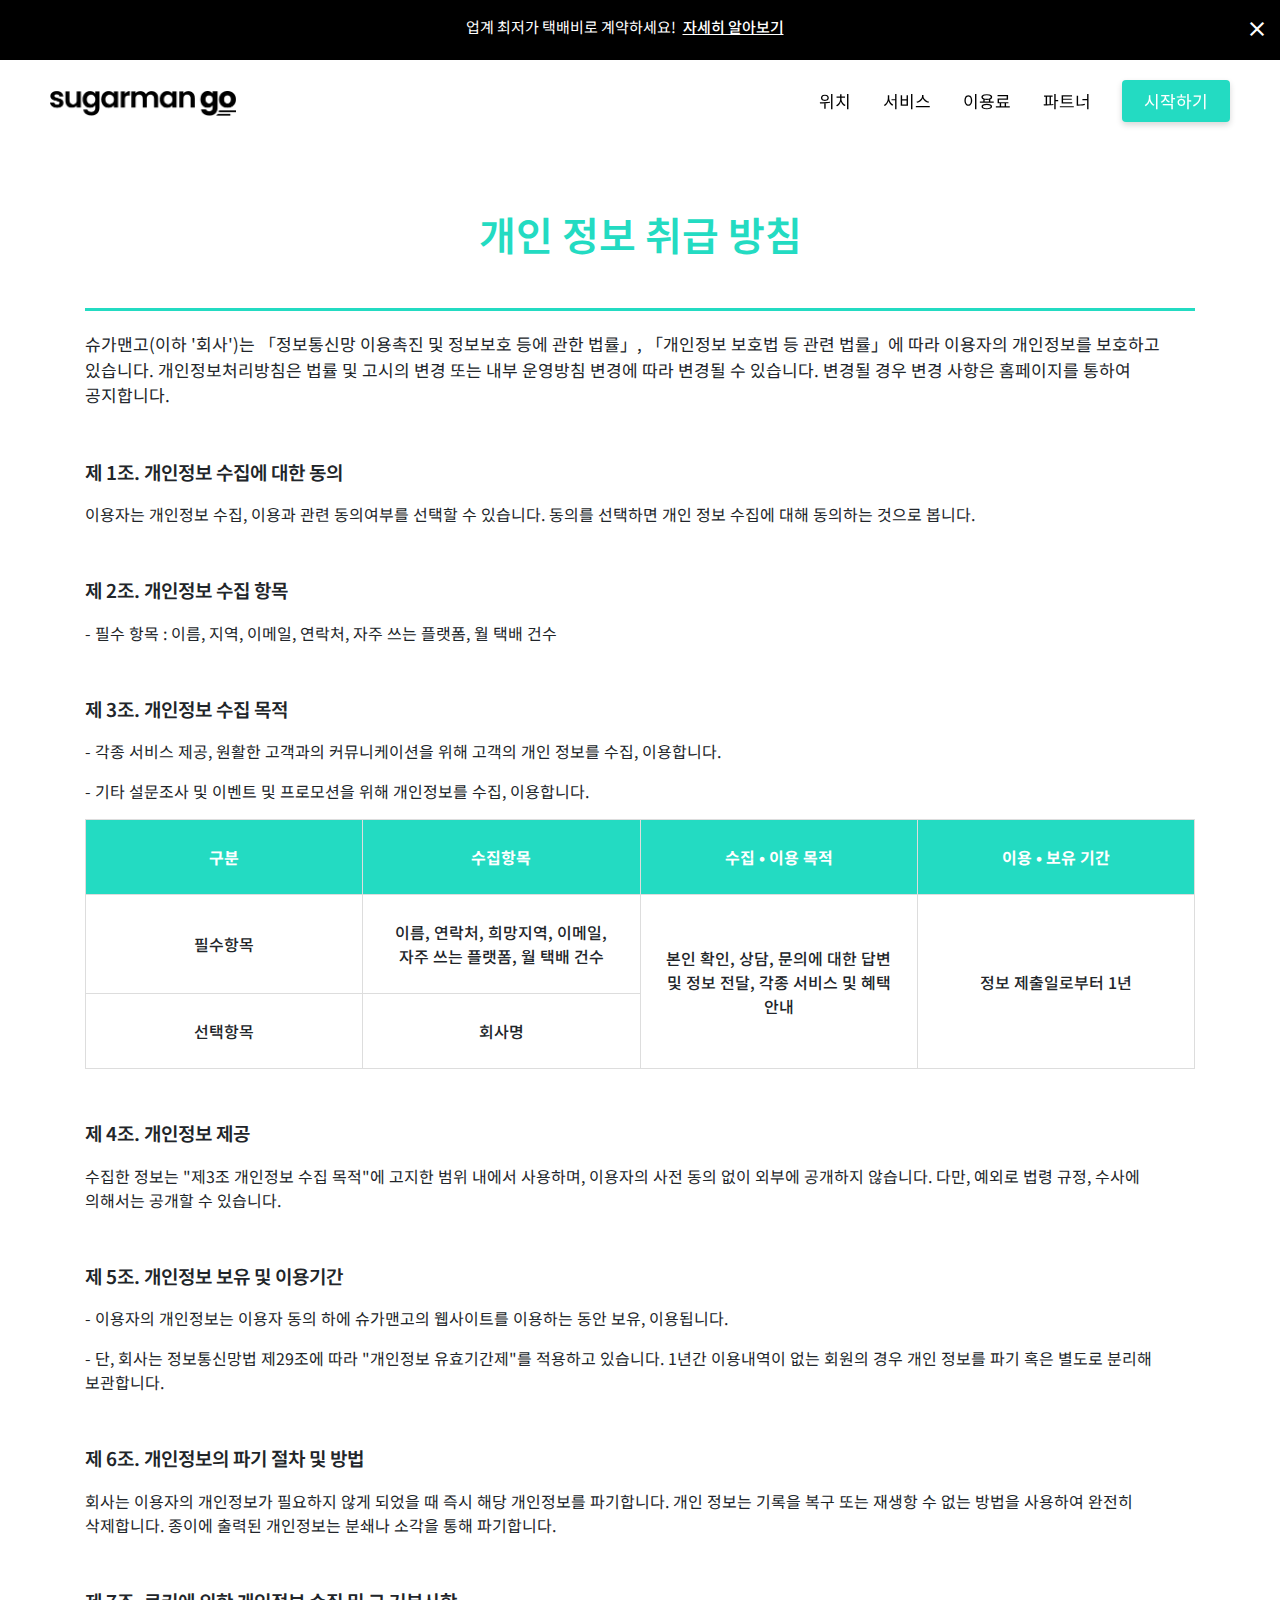
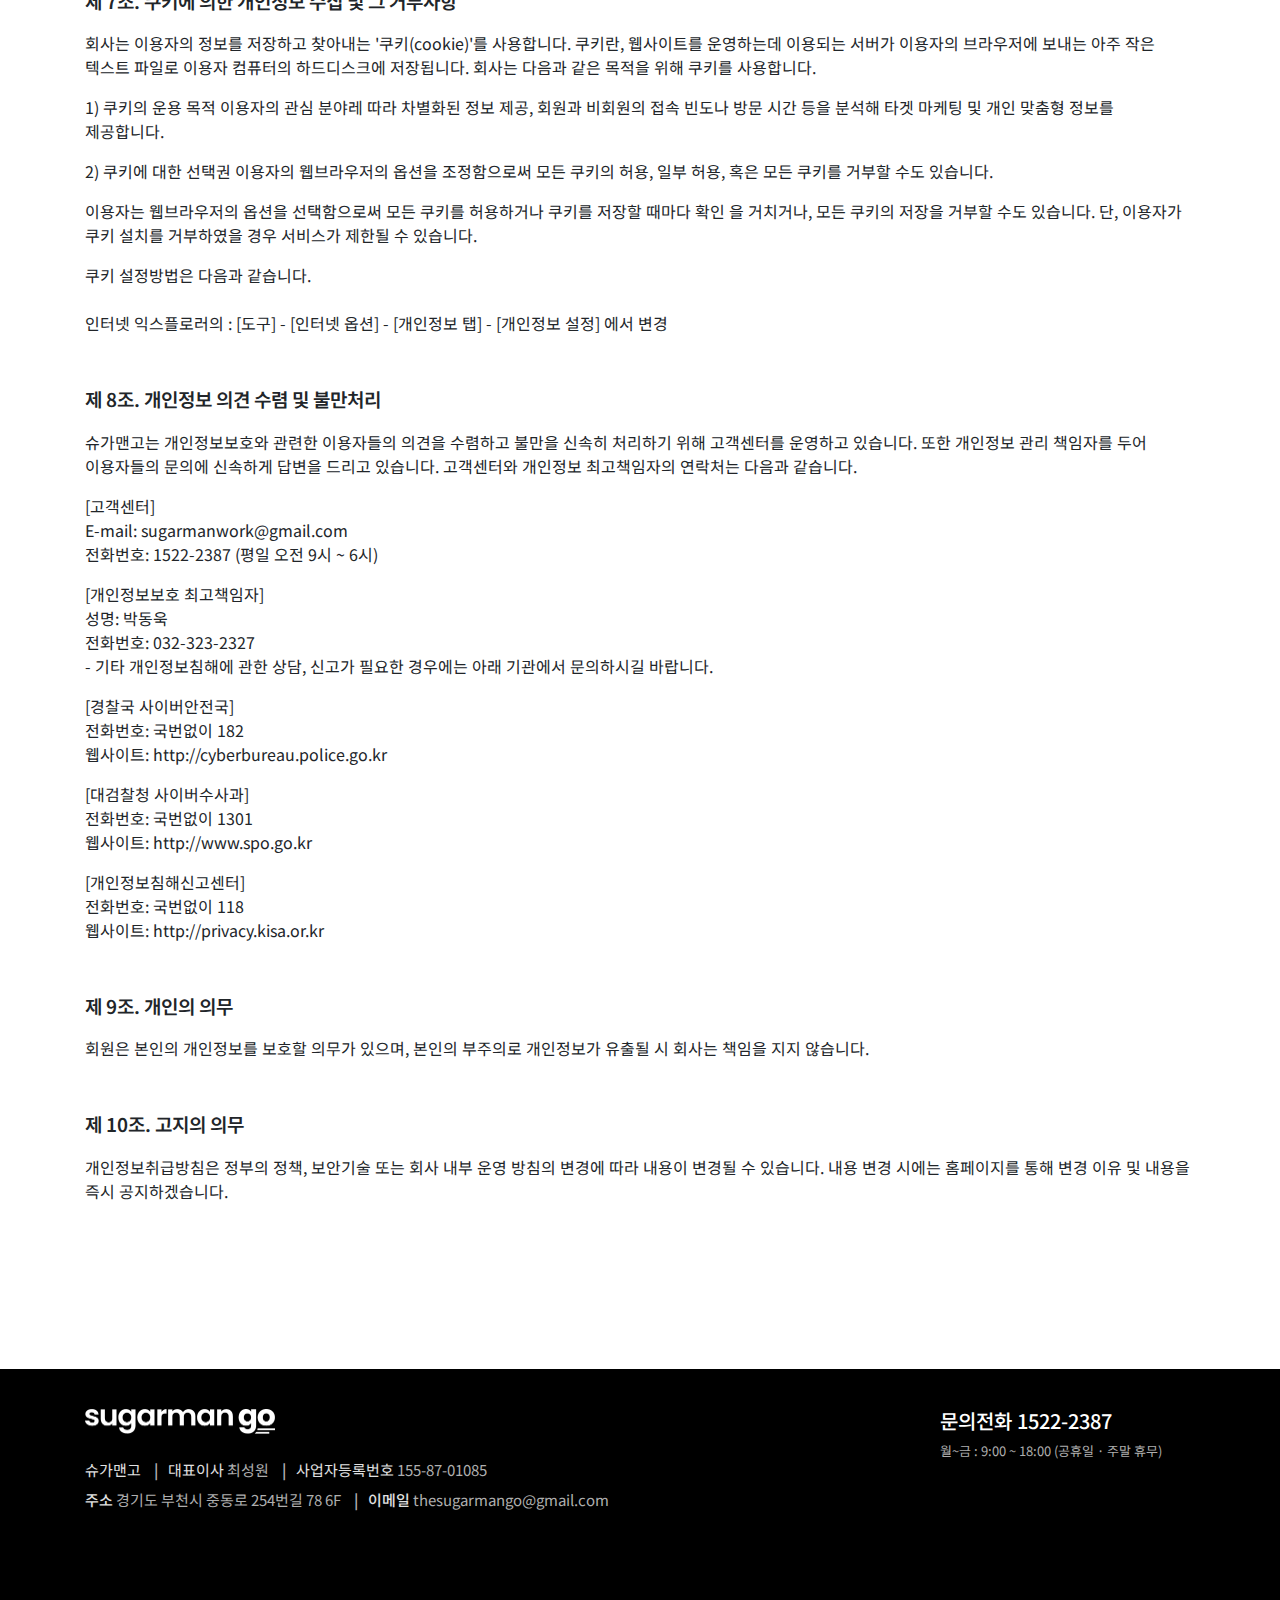
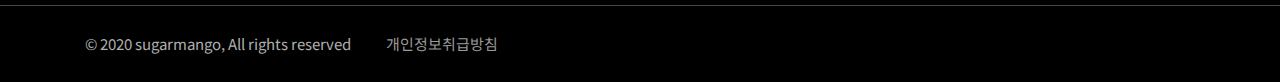
<file: privacy.html>
<!DOCTYPE html>
<html lang="en" dir="ltr">

<head>
  <meta charset="UTF-8">
  <meta name="viewport" content="width=device-width, initial-scale=1.0">
  <title>슈가맨고</title>
  <!-- Global site tag (gtag.js) - Google Analytics -->
  <script async src="https://www.googletagmanager.com/gtag/js?id=UA-127046737-5"></script>
  <script>
    window.dataLayer = window.dataLayer || [];

    function gtag() {
      dataLayer.push(arguments);
    }
    gtag('js', new Date());

    gtag('config', 'UA-127046737-5');
  </script>

  <link rel="stylesheet" href="https://stackpath.bootstrapcdn.com/bootstrap/4.4.1/css/bootstrap.min.css" integrity="sha384-Vkoo8x4CGsO3+Hhxv8T/Q5PaXtkKtu6ug5TOeNV6gBiFeWPGFN9MuhOf23Q9Ifjh" crossorigin="anonymous">
  <link href="https://fonts.googleapis.com/icon?family=Material+Icons" rel="stylesheet">
  <link href="https://fonts.googleapis.com/css2?family=Noto+Sans+KR:wght@100;300;400;500;700;900&display=swap" rel="stylesheet">

  <link href="https://fonts.googleapis.com/css2?family=Poppins:italic,weight@0,600;1,100&display=swap" rel="stylesheet">
  <link rel="stylesheet" href="./assets/css/style.css">
  <link rel="stylesheet" href="./assets/css/media.css">
  <link rel="shortcut icon" type="image/x-icon" href="./assets/img/go_logo_32.ico">

  <script src="https://code.jquery.com/jquery-3.5.1.min.js" integrity="sha256-9/aliU8dGd2tb6OSsuzixeV4y/faTqgFtohetphbbj0=" crossorigin="anonymous"></script>

  <script src="./assets/js/click-menu.js"></script>
  <script src="./assets/js/domain.js"></script>
</head>

<body>

  <!-- 이벤트 띠배너 -->
  <div class="event-banner d-flex pt-3 pb-2">
    <div class="container-fluid">
      <div class="row">
        <div class="flex-fill text-center event-text">
          <span class="mr-1">업계 최저가 택배비로 계약하세요!</span>
          <span><a href="./service.html"><u style="color: #fff; font-weight: 500;">자세히 알아보기</u></a></span>
        </div>
        <button class="event-banner-btn" style="border-style: none; background: transparent;">
          <span class="material-icons ml-auto" style="cursor: pointer; color: #fff;">close</span>
        </button>
      </div>
    </div>
  </div>

  <!-- nav -->
  <div class="navbar-wrap  scroll-nav top-nav">
    <nav class="navbar navbar-expand-lg navbar-light pt-2 pb-2">
      <a class="navbar-brand logo-w" href="./index.html">
        <img src="./assets/img/sugarman_go_logo@2x.png" alt="sugarmango_logo" class="main-logo">
      </a>
      <a class="scroll-nav logo-r" href="./index.html"><img src="./assets/img/sugarman_go_logo@2x.png" alt="sugarmango_logo" class="main-logo"></a>



      <button class="navbar-toggler mobile-menu-place toggle-mobile-menu" type="button">
        <!-- <span class="navbar-toggler-icon"></span> -->
        <span class="material-icons menu-icon-size menu-icon-black">menu</span>
      </button>

      <div class="collapse navbar-collapse" id="navbarNav">
        <ul class="nav ml-auto">
          <li class="nav-item">
            <a class="nav-link" style="color: #000;" href="./location.html">위치</a>
          </li>
          <li class="nav-item">
            <a class="nav-link" style="color: #000;" href="./service.html">서비스</a>
          </li>
          <li class="nav-item">
            <a class="nav-link" style="color: #000;" href="./price.html">이용료</a>
          </li>
          <li class="nav-item">
            <a class="nav-link" style="color: #000;" href="./partner.html">파트너</a>
          </li>
          <li class="nav-item">
            <button type="button" class="nav-bar-btn" onclick="location.href='./start.html'">시작하기</button>
          </li>
        </ul>
      </div>
    </nav>
  </div>

  <!-- 개인정보 처리방참 -->
  <div class="privacy-wrap">
    <div class="container">
      <h1 class="privacy-title">개인 정보 취급 방침</h1>
      <div class="privacy-line"></div>

      <p class="privacy-txt">
        슈가맨고(이하 '회사')는 「정보통신망 이용촉진 및 정보보호 등에 관한 법률」, 「개인정보 보호법 등
        관련 법률」에 따라 이용자의 개인정보를 보호하고 있습니다. 개인정보처리방침은 법률 및 고시의
        변경 또는 내부 운영방침 변경에 따라 변경될 수 있습니다. 변경될 경우 변경 사항은 홈페이지를
        통하여 공지합니다.
      </p>

      <p class="privacy-num">제 1조. 개인정보 수집에 대한 동의</p>
      <p class="privacy-info">
        이용자는 개인정보 수집, 이용과 관련 동의여부를 선택할 수 있습니다. 동의를 선택하면
        개인 정보 수집에 대해 동의하는 것으로 봅니다.
      </p>

      <p class="privacy-num">제 2조. 개인정보 수집 항목</p>
      <p class="privacy-info">
        - 필수 항목 : 이름, 지역, 이메일, 연락처, 자주 쓰는 플랫폼, 월 택배 건수
      </p>

      <p class="privacy-num">제 3조. 개인정보 수집 목적</p>
      <p class="privacy-info">
        - 각종 서비스 제공, 원활한 고객과의 커뮤니케이션을 위해 고객의 개인 정보를 수집, 이용합니다.
      </p>
      <p class="privacy-info">
        - 기타 설문조사 및 이벤트 및 프로모션을 위해 개인정보를 수집, 이용합니다.
      </p>

      <table class="privacy-table">
        <tbody>
          <tr>
            <th>구분</th>
            <th>수집항목</th>
            <th>수집 • 이용 목적</th>
            <th>이용 • 보유 기간</th>
          </tr>
          <tr>
            <td>필수항목</td>
            <td>이름, 연락처, 희망지역, 이메일, 자주 쓰는 플랫폼, 월 택배 건수</td>
            <td rowspan="2">본인 확인, 상담, 문의에 대한 답변 및 정보 전달, 각종 서비스 및 혜택 안내</td>
            <td rowspan="2">정보 제출일로부터 1년</td>
          </tr>
          <tr>
            <td>선택항목</td>
            <td>회사명</td>

          </tr>
        </tbody>
      </table>



      <p class="privacy-num">제 4조. 개인정보 제공</p>
      <p class="privacy-info">
        수집한 정보는 "제3조 개인정보 수집 목적"에 고지한 범위 내에서 사용하며, 이용자의 사전 동의
        없이 외부에 공개하지 않습니다. 다만, 예외로 법령 규정, 수사에 의해서는 공개할 수 있습니다.
      </p>


      <p class="privacy-num">제 5조. 개인정보 보유 및 이용기간</p>
      <p class="privacy-info">
        - 이용자의 개인정보는 이용자 동의 하에 슈가맨고의 웹사이트를 이용하는 동안 보유, 이용됩니다.
      </p>
      <p class="privacy-info">
        - 단, 회사는 정보통신망법 제29조에 따라 "개인정보 유효기간제"를 적용하고 있습니다. 1년간 이용내역이
        없는 회원의 경우 개인 정보를 파기 혹은 별도로 분리해 보관합니다.
      </p>


      <p class="privacy-num">제 6조. 개인정보의 파기 절차 및 방법</p>
      <p class="privacy-info">
        회사는 이용자의 개인정보가 필요하지 않게 되었을 때 즉시 해당 개인정보를 파기합니다.
        개인 정보는 기록을 복구 또는 재생항 수 없는 방법을 사용하여 완전히 삭제합니다. 종이에
        출력된 개인정보는 분쇄나 소각을 통해 파기합니다.
      </p>


      <p class="privacy-num">제 7조. 쿠키에 의한 개인정보 수집 및 그 거부사항</p>
      <p class="privacy-info">
        회사는 이용자의 정보를 저장하고 찾아내는 '쿠키(cookie)'를 사용합니다. 쿠키란, 웹사이트를 운영하는데
        이용되는 서버가 이용자의 브라우저에 보내는 아주 작은 텍스트 파일로 이용자 컴퓨터의 하드디스크에 저장됩니다.
        회사는 다음과 같은 목적을 위해 쿠키를 사용합니다.
      </p>

      <p class="privacy-info">
        1) 쿠키의 운용 목적
        이용자의 관심 분야레 따라 차별화된 정보 제공, 회원과 비회원의 접속 빈도나 방문 시간 등을
        분석해 타겟 마케팅 및 개인 맞춤형 정보를 제공합니다.
      </p>

      <p class="privacy-info">
        2) 쿠키에 대한 선택권
        이용자의 웹브라우저의 옵션을 조정함으로써 모든 쿠키의 허용, 일부 허용, 혹은 모든 쿠키를 거부할 수도 있습니다.
      </p>

      <p class="privacy-info">
        이용자는 웹브라우저의 옵션을 선택함으로써 모든 쿠키를 허용하거나 쿠키를 저장할 때마다 확인
        을 거치거나, 모든 쿠키의 저장을 거부할 수도 있습니다. 단, 이용자가 쿠키 설치를 거부하였을 경우
        서비스가 제한될 수 있습니다.
      </p>

      <p class="privacy-info">
        쿠키 설정방법은 다음과 같습니다.<br><br>
        인터넷 익스플로러의 : [도구] - [인터넷 옵션] - [개인정보 탭] - [개인정보 설정] 에서 변경
      </p>


      <p class="privacy-num">제 8조. 개인정보 의견 수렴 및 불만처리</p>
      <p class="privacy-info">
        슈가맨고는 개인정보보호와 관련한 이용자들의 의견을 수렴하고 불만을 신속히 처리하기 위해
        고객센터를 운영하고 있습니다. 또한 개인정보 관리 책임자를 두어 이용자들의 문의에 신속하게
        답변을 드리고 있습니다. 고객센터와 개인정보 최고책임자의 연락처는 다음과 같습니다.
      </p>

      <p class="privacy-info">
        [고객센터]
        <br>
        E-mail: sugarmanwork@gmail.com<br>
        전화번호: 1522-2387 (평일 오전 9시 ~ 6시)
      </p>

      <p class="privacy-info">
        [개인정보보호 최고책임자]
        <br>
        성명: 박동욱
        <br>
        전화번호: 032-323-2327
        <br>
        - 기타 개인정보침해에 관한 상담, 신고가 필요한 경우에는 아래 기관에서 문의하시길 바랍니다.
      </p>

      <p class="privacy-info">
        [경찰국 사이버안전국]
        <br>
        전화번호: 국번없이 182
        <br>
        웹사이트: http://cyberbureau.police.go.kr
      </p>

      <p class="privacy-info">
        [대검찰청 사이버수사과]
        <br>
        전화번호: 국번없이 1301
        <br>
        웹사이트: http://www.spo.go.kr
      </p>

      <p class="privacy-info">
        [개인정보침해신고센터]
        <br>
        전화번호: 국번없이 118
        <br>
        웹사이트: http://privacy.kisa.or.kr
      </p>


      <p class="privacy-num">제 9조. 개인의 의무</p>
      <p class="privacy-info">
        회원은 본인의 개인정보를 보호할 의무가 있으며, 본인의 부주의로 개인정보가 유출될 시 회사는 책임을 지지 않습니다.
      </p>


      <p class="privacy-num">제 10조. 고지의 의무</p>
      <p class="privacy-info">
        개인정보취급방침은 정부의 정책, 보안기술 또는 회사 내부 운영 방침의 변경에 따라 내용이 변경될 수 있습니다.
        내용 변경 시에는 홈페이지를 통해 변경 이유 및 내용을 즉시 공지하겠습니다.
      </p>
    </div>
  </div>



  <!-- 푸터 -->
  <section class="content-section bg-footer footer-t footer ">
    <div class="container main-container">
      <div class="row">
        <div class="col-lg-9">
          <div class="row">
            <div class="col-12"><img class="footer-logo" src="./assets/img/sugarman_go_logo_wh@2x.png" alt="footer-logo"></div>
            <div class="col-12">
              <ul class="footer-con-2">
                <li>
                  <span>슈가맨고</span><strong class="line-1" style="color: #AEAEAE; margin-right: 10px;"> | </strong>
                </li>
                <li>
                  <span>대표이사 </span> 최성원
                  <strong class="line-2" style="color: #AEAEAE; margin-right: 10px;"> | </strong>
                </li>
                <li>
                  <span>사업자등록번호
                  </span>155-87-01085
                </li>
              </ul>
            </div>
            <div class="col-12">
              <ul class="footer-con-3">
                <li>
                  <span>주소
                  </span>경기도 부천시 중동로 254번길 78 6F
                  <strong class="line-3" style="color: #AEAEAE; margin-right: 10px;"> | </strong>
                </li>
                <li>
                  <span>
                    이메일
                  </span>thesugarmango@gmail.com
                </li>
              </ul>
            </div>
          </div>
        </div>

        <div class="col-lg-3">
          <div class="footer-right">
            <h6 style="font-size:20px; color:#fff;">문의전화 1522-2387</h6>
            <p>월~금 : 9:00 ~ 18:00 (공휴일 · 주말 휴무)</p>
          </div>
        </div>
      </div>
    </div>
    </div>


    <div class="footer-m footer container-fluid p-0">
      <div class="footer-line"></div>
    </div>

    <div class="col-lg-12">
      <div class="container main-container footer-bottom">
        <p class="footer-p">© 2020 sugarmango, All rights reserved</p>
        <a href="./privacy.html" class="footer-a">개인정보취급방침</a>
        <!-- <a class="footer-a">이용약관</a> -->
      </div>
    </div>
  </section>

  <script>
    $(window).scroll(function() {
      var scroll = $(window).scrollTop();
      // 48
      if (scroll > 48) {
        $('.top-nav').addClass('fixed-head');
        $('.top-nav').addClass('fixed-head-white');
        $('.top-nav').addClass('shadow-sm');
      } else {
        $('.top-nav').removeClass('fixed-head-white');
        $('.top-nav').removeClass('fixed-head');
        $('.top-nav').removeClass('shadow-sm');
      }
      console.log(scroll);
    })
  </script>


</body>

</html>
</file>
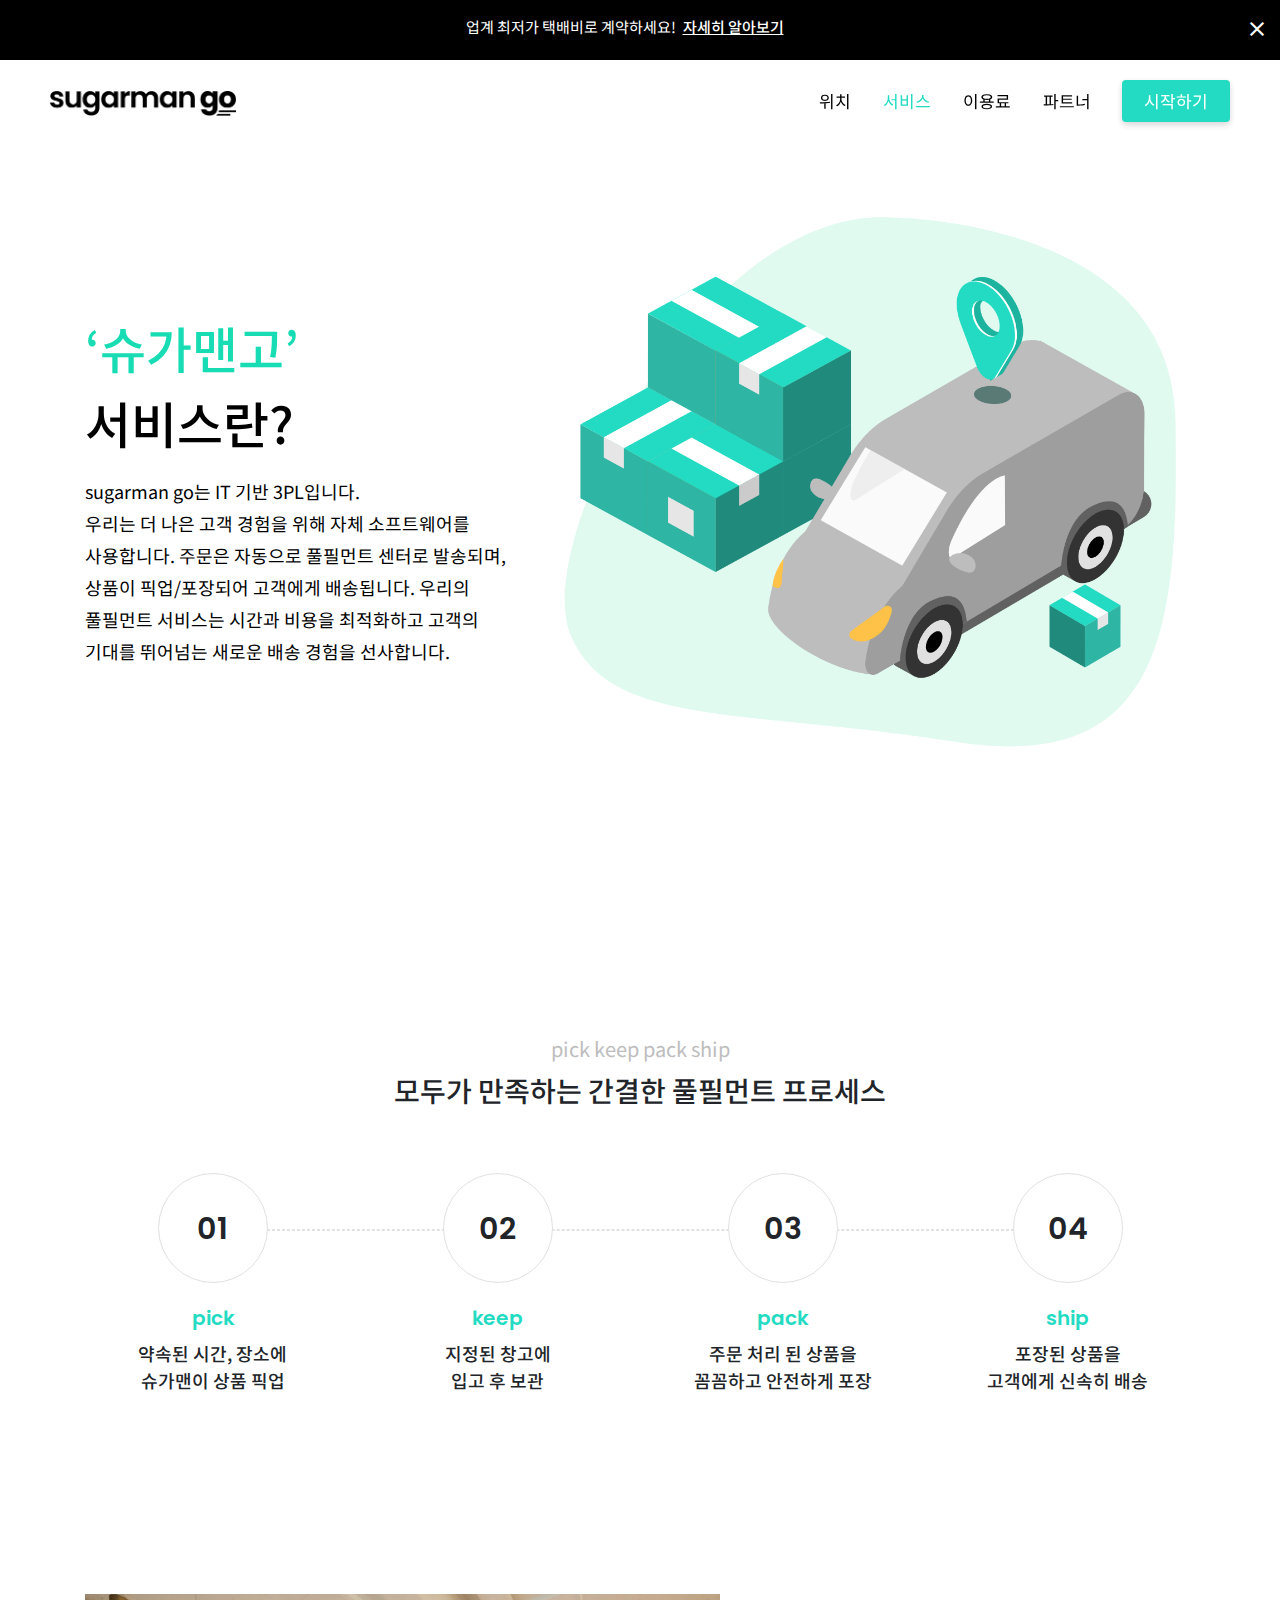
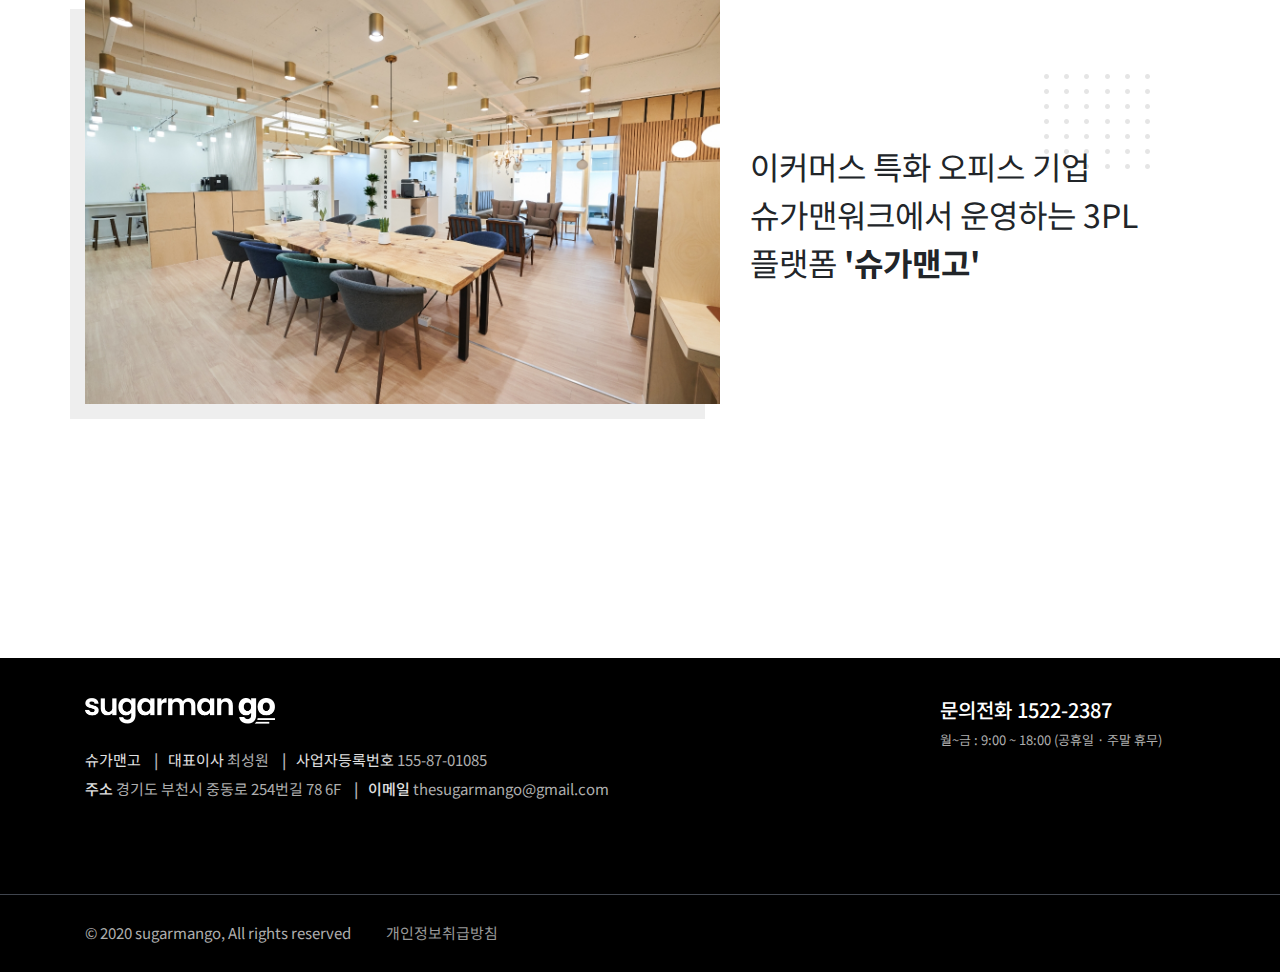
<file: service.html>
<!DOCTYPE html>
<html lang="en" dir="ltr">

<head>
  <meta charset="UTF-8">
  <meta name="viewport" content="width=device-width, initial-scale=1.0">
  <title>슈가맨고</title>
  <!-- Global site tag (gtag.js) - Google Analytics -->
  <script async src="https://www.googletagmanager.com/gtag/js?id=UA-127046737-5"></script>
  <script>
    window.dataLayer = window.dataLayer || [];
    function gtag() { dataLayer.push(arguments); }
    gtag('js', new Date());

    gtag('config', 'UA-127046737-5');
  </script>

  <link rel="stylesheet" href="https://stackpath.bootstrapcdn.com/bootstrap/4.4.1/css/bootstrap.min.css"
    integrity="sha384-Vkoo8x4CGsO3+Hhxv8T/Q5PaXtkKtu6ug5TOeNV6gBiFeWPGFN9MuhOf23Q9Ifjh" crossorigin="anonymous">
  <link href="https://fonts.googleapis.com/icon?family=Material+Icons" rel="stylesheet">
  <link href="https://fonts.googleapis.com/css2?family=Noto+Sans+KR:wght@100;300;400;500;700;900&display=swap"
    rel="stylesheet">

  <link href="https://fonts.googleapis.com/css2?family=Poppins:italic,weight@0,600;1,100&display=swap" rel="stylesheet">
  <link rel="stylesheet" href="./assets/css/style.css">
  <link rel="stylesheet" href="./assets/css/media.css">
  <link rel="shortcut icon" type="image/x-icon" href="./assets/img/go_logo_32.ico">

  <script src="https://code.jquery.com/jquery-3.5.1.min.js"
    integrity="sha256-9/aliU8dGd2tb6OSsuzixeV4y/faTqgFtohetphbbj0=" crossorigin="anonymous"></script>

  <script src="./assets/js/click-menu.js"></script>
  <script src="./assets/js/domain.js"></script>
</head>

<body>

  <!-- 이벤트 띠배너 -->
  <div class="event-banner d-flex pt-3 pb-2">
    <div class="container-fluid">
      <div class="row">
        <div class="flex-fill text-center event-text">
          <span class="mr-1">업계 최저가 택배비로 계약하세요!</span>
          <span><a href="./service.html"><u style="color: #fff; font-weight: 500;">자세히 알아보기</u></a></span>
        </div>
        <button class="event-banner-btn" style="border-style: none; background: transparent;">
          <span class="material-icons ml-auto" style="cursor: pointer; color: #fff;">close</span>
        </button>
      </div>
    </div>
  </div>

  <!-- nav -->
  <div class="navbar-wrap  scroll-nav top-nav">
    <nav class="navbar navbar-expand-lg navbar-light pt-2 pb-2">
      <a class="navbar-brand logo-w" href="./index.html">
        <img src="./assets/img/sugarman_go_logo@2x.png" alt="sugarmango_logo" class="main-logo">
      </a>
      <a class="scroll-nav logo-r" href="./index.html"><img src="./assets/img/sugarman_go_logo@2x.png"
          alt="sugarmango_logo" class="main-logo"></a>



      <button class="navbar-toggler mobile-menu-place toggle-mobile-menu" type="button">
        <!-- <span class="navbar-toggler-icon"></span> -->
        <span class="material-icons menu-icon-size menu-icon-black">menu</span>
      </button>

      <div class="collapse navbar-collapse" id="navbarNav">
        <ul class="nav ml-auto">
          <li class="nav-item">
            <a class="nav-link" style="color: #000;" href="./location.html">위치</a>
          </li>
          <li class="nav-item">
            <a class="nav-link nav-active" style="color:#000" href="./service.html">서비스</a>
          </li>
          <li class="nav-item">
            <a class="nav-link" style="color: #000;" href="./price.html">이용료</a>
          </li>
          <li class="nav-item">
            <a class="nav-link" style="color: #000;" href="./partner.html">파트너</a>
          </li>
          <li class="nav-item">
            <button type="button" class="nav-bar-btn" onclick="location.href='./start.html'">시작하기</button>
          </li>
        </ul>
      </div>
    </nav>
  </div>



  <!-- 서비스 메인 -->
  <section class="main-btn-sec service-wrap1">
    <div class="container">
      <div class="row">
        <div class="col-lg-5 service-wrap1-text">
          <span class="mint-txt">‘슈가맨고’</span><br>
          서비스란?
          <p class="service-maintxt">
            sugarman go는 IT 기반 3PL입니다.<br>
            우리는 더 나은 고객 경험을 위해 자체 소프트웨어를
            사용합니다. 주문은 자동으로 풀필먼트 센터로 발송되며,
            상품이 픽업/포장되어 고객에게 배송됩니다. 우리의
            풀필먼트 서비스는 시간과 비용을 최적화하고 고객의
            기대를 뛰어넘는 새로운 배송 경험을 선사합니다.
          </p>
        </div>
        <div class="col-lg-7">
          <img src="./assets/img/banner-2@2x.png" class="service-banner">
        </div>
      </div>
    </div>
  </section>

  <div class="service-wrap2">
    <div class="container">
      <div class="row">
        <div class="col-md-12">
          <p class="process-eng">pick keep pack ship</p>
          <p class="process-kor">모두가 만족하는 간결한 풀필먼트 프로세스</p>
        </div>
      </div>

      <div class="row">
        <div class="col-md-12 service-wrap2-line">
          <div class="step-line"></div>
        </div>
        <div class="col-md-3 service-wrap2-con">
          <div class="step-circle">01</div>
          <span class="mint-span">pick</span>
          <p class="step-txt">
            약속된 시간, 장소에<br>
            슈가맨이 상품 픽업
          </p>
        </div>
        <div class="col-md-3 service-wrap2-con">
          <div class="step-circle">02</div>
          <span class="mint-span">keep</span>
          <p class="step-txt">
            지정된 창고에<br>
            입고 후 보관
          </p>
        </div>
        <div class="col-md-3 service-wrap2-con">
          <div class="step-circle">03</div>
          <span class="mint-span">pack</span>
          <p class="step-txt">
            주문 처리 된 상품을<br>
            꼼꼼하고 안전하게 포장
          </p>
        </div>
        <div class="col-md-3 service-wrap2-con">
          <div class="step-circle">04</div>
          <span class="mint-span">ship</span>
          <p class="step-txt">
            포장된 상품을<br>
            고객에게 신속히 배송
          </p>
        </div>
      </div>
    </div>
  </div>


  <section class="main-img-sec mb-220">
    <div class="container">
      <div class="row">
        <div class="col-lg-7 main-img">
          <img src="./assets/img/sugarmanwork@2x.jpg" alt="sugarmanwork">
        </div>
        <div class="col-lg-5 main-text">
          <img src="./assets/img/icon@2x.png" alt="">
          <div class="main-text-con">이커머스 특화 오피스 기업 슈가맨워크에서 운영하는 3PL 플랫폼 <span>'슈가맨고'</span></div>
        </div>
      </div>
    </div>
  </section>


  <!-- 푸터 -->
  <section class="content-section bg-footer footer-t footer ">
    <div class="container main-container">
      <div class="row">
        <div class="col-lg-9">
          <div class="row">
            <div class="col-12"><img class="footer-logo" src="./assets/img/sugarman_go_logo_wh@2x.png"
                alt="footer-logo"></div>
            <div class="col-12">
              <ul class="footer-con-2">
                <li>
                  <span>슈가맨고</span><strong class="line-1" style="color: #AEAEAE; margin-right: 10px;"> | </strong>
                </li>
                <li>
                  <span>대표이사 </span> 최성원
                  <strong class="line-2" style="color: #AEAEAE; margin-right: 10px;"> | </strong>
                </li>
                <li>
                  <span>사업자등록번호
                  </span>155-87-01085
                </li>
              </ul>
            </div>
            <div class="col-12">
              <ul class="footer-con-3">
                <li>
                  <span>주소
                  </span>경기도 부천시 중동로 254번길 78 6F
                  <strong class="line-3" style="color: #AEAEAE; margin-right: 10px;"> | </strong>
                </li>
                <li>
                  <span>
                    이메일
                  </span>thesugarmango@gmail.com
                </li>
              </ul>
            </div>
          </div>
        </div>

        <div class="col-lg-3">
          <div class="footer-right">
            <h6 style="font-size:20px; color:#fff;">문의전화 1522-2387</h6>
            <p>월~금 : 9:00 ~ 18:00 (공휴일 · 주말 휴무)</p>
          </div>
        </div>
      </div>
    </div>
    </div>


    <div class="footer-m footer container-fluid p-0">
      <div class="footer-line"></div>
    </div>

    <div class="col-lg-12">
      <div class="container main-container footer-bottom">
        <p class="footer-p">© 2020 sugarmango, All rights reserved</p>
        <a href="./privacy.html" class="footer-a">개인정보취급방침</a>
        <!-- <a class="footer-a">이용약관</a> -->
      </div>
    </div>
  </section>

  <script>
    $(window).scroll(function () {
      var scroll = $(window).scrollTop();
      // 48
      if (scroll > 48) {
        $('.top-nav').addClass('fixed-head');
        $('.top-nav').addClass('fixed-head-white');
        $('.top-nav').addClass('shadow-sm');
      } else {
        $('.top-nav').removeClass('fixed-head-white');

        $('.top-nav').removeClass('fixed-head');
        $('.top-nav').removeClass('shadow-sm');
      }
      console.log(scroll);
    })
  </script>


</body>

</html>
</file>
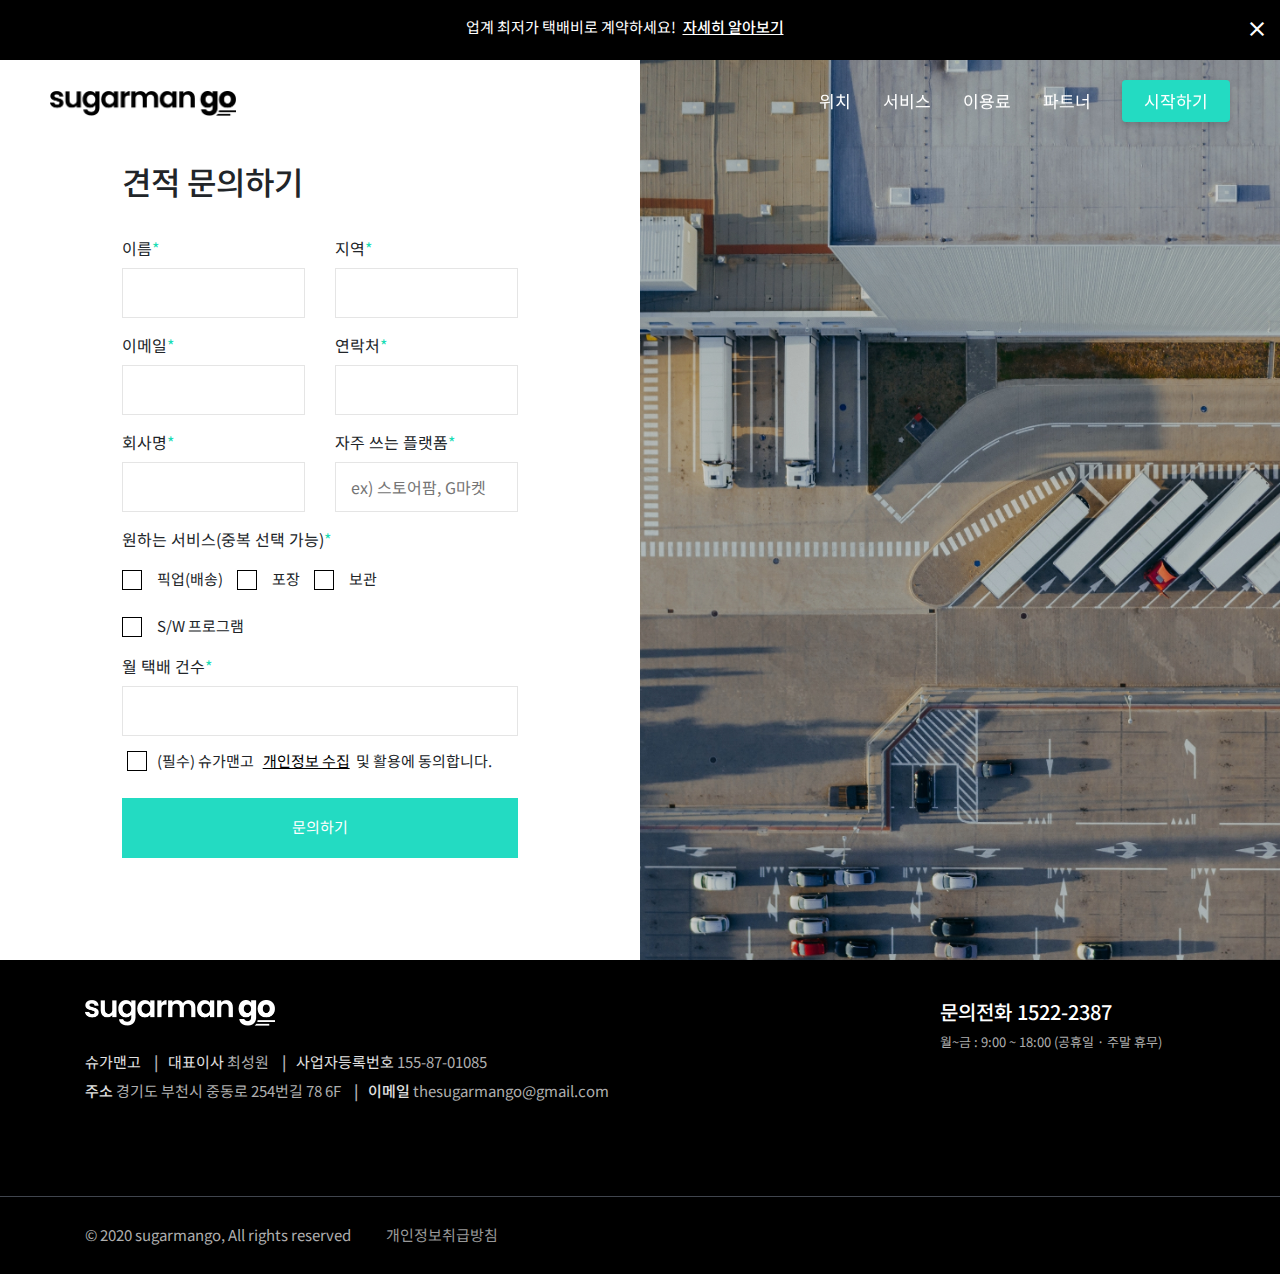
<file: start.html>
<!DOCTYPE html>
<html lang="en" dir="ltr">

<head>
  <meta charset="UTF-8">
  <meta name="viewport" content="width=device-width, initial-scale=1.0">
  <title>슈가맨고</title>
  <!-- Global site tag (gtag.js) - Google Analytics -->
  <script async src="https://www.googletagmanager.com/gtag/js?id=UA-127046737-5"></script>
  <script>
    window.dataLayer = window.dataLayer || [];

    function gtag() {
      dataLayer.push(arguments);
    }
    gtag('js', new Date());

    gtag('config', 'UA-127046737-5');
  </script>

  <link rel="stylesheet" href="https://stackpath.bootstrapcdn.com/bootstrap/4.4.1/css/bootstrap.min.css" integrity="sha384-Vkoo8x4CGsO3+Hhxv8T/Q5PaXtkKtu6ug5TOeNV6gBiFeWPGFN9MuhOf23Q9Ifjh" crossorigin="anonymous">
  <link href="https://fonts.googleapis.com/icon?family=Material+Icons" rel="stylesheet">
  <link href="https://fonts.googleapis.com/css2?family=Noto+Sans+KR:wght@100;300;400;500;700;900&display=swap" rel="stylesheet">

  <link href="https://fonts.googleapis.com/css2?family=Poppins:italic,weight@0,600;1,100&display=swap" rel="stylesheet">
  <link rel="stylesheet" href="./assets/css/style.css">
  <link rel="stylesheet" href="./assets/css/media.css">
  <link rel="shortcut icon" type="image/x-icon" href="./assets/img/go_logo_32.ico">

  <script src="https://code.jquery.com/jquery-3.5.1.min.js" integrity="sha256-9/aliU8dGd2tb6OSsuzixeV4y/faTqgFtohetphbbj0=" crossorigin="anonymous"></script>
  <script src="https://stackpath.bootstrapcdn.com/bootstrap/4.5.0/js/bootstrap.min.js" integrity="sha384-OgVRvuATP1z7JjHLkuOU7Xw704+h835Lr+6QL9UvYjZE3Ipu6Tp75j7Bh/kR0JKI" crossorigin="anonymous"></script>

  <script src="./assets/js/click-menu.js"></script>
  <script src="./assets/js/domain.js"></script>
</head>

<body>

  <!-- 이벤트 띠배너 -->
  <div class="event-banner d-flex pt-3 pb-2">
    <div class="container-fluid">
      <div class="row">
        <div class="flex-fill text-center event-text">
          <span class="mr-1">업계 최저가 택배비로 계약하세요!</span>
          <span><a href="./start.html"><u style="color: #fff; font-weight: 500;">자세히 알아보기</u></a></span>
        </div>
        <button class="event-banner-btn" style="border-style: none; background: transparent;">
          <span class="material-icons ml-auto" style="cursor: pointer; color: #fff;">close</span>
        </button>
      </div>
    </div>
  </div>

  <!-- nav -->
  <div class="navbar-wrap scroll-nav top-nav">
    <nav class="navbar navbar-expand-lg navbar-light pt-2 pb-2">
      <a class="navbar-brand logo-w" href="./index.html">
        <img src="./assets/img/sugarman_go_logo@2x.png" alt="sugarmango_logo" class="main-logo">
      </a>
      <a class="scroll-nav logo-r" href="./index.html"><img src="./assets/img/sugarman_go_logo@2x.png" alt="sugarmango_logo" class="main-logo"></a>

      <button class="navbar-toggler mobile-menu-place toggle-mobile-menu" type="button">
        <!-- <span class="navbar-toggler-icon"></span> -->
        <span class="material-icons menu-icon-size menu-icon-black">menu</span>
      </button>

      <div class="collapse navbar-collapse" id="navbarNav">
        <ul class="nav ml-auto">
          <li class="nav-item">
            <a class="nav-link" style="color: #fff;" href="./location.html">위치</a>
          </li>
          <li class="nav-item">
            <a class="nav-link" style="color: #fff;" href="./service.html">서비스</a>
          </li>
          <li class="nav-item">
            <a class="nav-link" style="color: #fff;" href="./price.html">이용료</a>
          </li>
          <li class="nav-item">
            <a class="nav-link" style="color: #fff;" href="./partner.html">파트너</a>
          </li>
          <li class="nav-item">
            <button type="button" class="nav-bar-btn" onclick="location.href='./start.html'">시작하기</button>
          </li>
        </ul>
      </div>
    </nav>
  </div>




  <form class="visit_form" method="post" onsubmit="return checkForm();" id="formData">
    <div class="container-fulid">
      <div class="main-container">
        <div class="row" style="margin-left:0px;margin-right:0px;">
          <div class="col-md-1"></div>
          <div class="col-md-4 d-flex align-items-center" id="form_height">
            <div class="form-box">
              <h2>견적 문의하기</h2>

              <input type="hidden" id="service" name="service">

              <div class="row">
                <div class="col-lg-6">
                  <label for="name">이름<span>*</span></label>
                  <input type="text" class="form-input" id="name" name="name" required>
                </div>
                <div class="col-lg-6">
                  <label for="name">지역<span>*</span></label>
                  <input type="text" class="form-input" id="area" name="area" required>
                </div>
                <div class="col-lg-6">
                  <label for="name">이메일<span>*</span></label>
                  <input type="email" id="email" name="email" required class="form-input">
                </div>
                <div class="col-lg-6">
                  <label for="phone">연락처<span>*</span></label>
                  <input type="number" id="phone" name="phone" required class="form-input">
                </div>
                <div class="col-lg-6">
                  <label for="name">회사명<span>*</span></label>
                  <input type="text" id="company" name="company" class="form-input" required>
                </div>
                <div class="col-lg-6">
                  <label for="phone">자주 쓰는 플랫폼<span>*</span></label>
                  <input type="text" id="platform" name="platform" class="form-input" placeholder="ex) 스토어팜, G마켓" required>
                </div>

                <div class="col-lg-12">
                  <label for="phone">원하는 서비스(중복 선택 가능)<span>*</span></label><br>
                  <div class="check-item">
                    <div class="ddd" id="service"></div>
                    <label for="service" class="service-label" data-value="픽업"></label>
                    <p class="service-txt">픽업(배송)</p>
                  </div>
                  <div class="check-item">
                    <div class="ddd" id="service"></div>
                    <label for="service" class="service-label" data-value="포장"></label>
                    <p class="service-txt">포장</p>
                  </div>
                  <div class="check-item">
                    <div class="ddd" id="service"></div>
                    <label for="service" class="service-label" data-value="보관"></label>
                    <p class="service-txt">보관</p>
                  </div>
                  <div class="check-item">
                    <div class="ddd" id="service"></div>
                    <label for="service" class="service-label" data-value="S/W 프로그램"></label>
                    <p class="service-txt">S/W 프로그램</p>
                  </div>
                </div>






                <div class="col-lg-12">
                  <label for="phone">월 택배 건수<span>*</span></label>
                  <input type="text" id="delivery_count" name="delivery_count" class="form-input" required>
                </div>
                <div class="col-lg-12">
                  <input type="checkbox" class="agree" id="agree" required>
                  <label for="agree"></label>
                  <p class="agree-txt">
                    (필수) 슈가맨고 <button type="button" class="btn-agree" data-toggle="modal" data-target="#exampleModal">
                      개인정보 수집
                    </button>및 활용에 동의합니다.
                  </p>

                  <div class="modal fade" id="exampleModal" tabindex="-1" aria-labelledby="exampleModalLabel" aria-hidden="true">
                    <div class="modal-dialog modal-dialog-centered">
                      <div class="modal-content">
                        <button type="button" class="close" data-dismiss="modal" aria-label="Close">
                          <span aria-hidden="true">&times;</span>
                        </button>
                        <div class="modal-body">
                          <div class="modal-title">슈가맨고 개인정보처리방침</div>

                          <div class="privacy-line"></div>

                          <p class="privacy-num1">1. 개인정보의 수집 • 이용 목적</p>
                          <p class="privacy-info1">
                            - 본인 확인, 상담, 문의에 대한 답변 및 정보 전달, 각종 서비스 및 혜택 안내
                          </p>

                          <p class="privacy-num1">2. 개인정보의 수집 필수 항목</p>
                          <p class="privacy-info1">
                            - 이름, 지역, 이메일, 연락처, 회사명, 자주 쓰는 플랫폼, 월 택배 건수, 원하는 서비스
                          </p>


                          <p class="privacy-num1">3. 개인정보의 보유 • 이용 기간</p>
                          <p class="privacy-info1">
                            - 승인하신 때로부터 1년
                          </p>
                        </div>

                      </div>
                    </div>
                  </div>

                </div>
                <div class="col-lg-12">
                  <button class="form-btn">문의하기</button>
                </div>
              </div>
            </div>



          </div>
          <div class="col-md-1"></div>


          <div class="col-md-6 banner3-img mobile_hide" id="start_back_img"></div>
        </div>
      </div>
    </div>
  </form>


  <!-- 푸터 -->
  <section class="content-section bg-footer footer-t footer ">
    <div class="container main-container">
      <div class="row">
        <div class="col-lg-9">
          <div class="row">
            <div class="col-12"><img class="footer-logo" src="./assets/img/sugarman_go_logo_wh@2x.png" alt="footer-logo"></div>
            <div class="col-12">
              <ul class="footer-con-2">
                <li>
                  <span>슈가맨고</span><strong class="line-1" style="color: #AEAEAE; margin-right: 10px;"> | </strong>
                </li>
                <li>
                  <span>대표이사 </span> 최성원
                  <strong class="line-2" style="color: #AEAEAE; margin-right: 10px;"> | </strong>
                </li>
                <li>
                  <span>사업자등록번호
                  </span>155-87-01085
                </li>
              </ul>
            </div>
            <div class="col-12">
              <ul class="footer-con-3">
                <li>
                  <span>주소
                  </span>경기도 부천시 중동로 254번길 78 6F
                  <strong class="line-3" style="color: #AEAEAE; margin-right: 10px;"> | </strong>
                </li>
                <li>
                  <span>
                    이메일
                  </span>thesugarmango@gmail.com
                </li>
              </ul>
            </div>
          </div>
        </div>

        <div class="col-lg-3">
          <div class="footer-right">
            <h6 style="font-size:20px; color:#fff;">문의전화 1522-2387</h6>
            <p>월~금 : 9:00 ~ 18:00 (공휴일 · 주말 휴무)</p>
          </div>
        </div>
      </div>
    </div>
    </div>


    <div class="footer-m footer container-fluid p-0">
      <div class="footer-line"></div>
    </div>

    <div class="col-lg-12">
      <div class="container main-container footer-bottom">
        <p class="footer-p">© 2020 sugarmango, All rights reserved</p>
        <a href="./privacy.html" class="footer-a">개인정보취급방침</a>
        <!-- <a class="footer-a">이용약관</a> -->
      </div>
    </div>
  </section>


  <script>
    // var service = $('#service').val();
    // var serviceArr = service.split(',');
    //
    // for (var idx = 0; idx < serviceArr.length; idx++) {
    //   if (serviceArr[idx] != '') {
    //     $('.service-label').each(function() {
    //       if (serviceArr[idx] == $(this).attr('data-value')) {
    //         $(this).addClass('label--clicked');
    //       }
    //     })
    //   }
    // }

    $(document).on('click', '.service-label', function() {
      $(this).toggleClass("label--clicked");
    });


    function checkForm() {

      var checked = '';
      $('.label--clicked').each(function() {
        checked += $(this).attr('data-value') + ',';
      })

      if (checked == '') {
        alert('원하는 서비스를 선택해주세요.');
        return false;
      }
      console.log(checked);
      $('#service').val(checked);

      // console.log('서비스들 : ', services);

      if (confirm('저장하시겠습니까?') == true) {

        $('.submit-form').attr('disabled', true);

        var form = $('#formData')[0];
        var formData = new FormData(form);
        var queryString = $('#formData').serialize();
        // console.log(queryString);


        $.ajax({
          type: 'post',
          url: targetDomain + '/request',
          data: queryString,
          dataType: 'json',
          success: function(data) {
            console.log(data);
            if (data.result == 'success') {
              location.replace('./success.html');
            } else {
              alert('문제가 발생했습니다.\n다시 시도해주세요.')
            }
          },
          error: function(e) {
            $('.submit-form').attr('disabled', false);
          }
        });

      }
      return false;
    }



    $(window).scroll(function() {
      var scroll = $(window).scrollTop();
      // 48
      if (scroll > 48) {
        $('.top-nav').addClass('fixed-head');
        $('.top-nav').addClass('fixed-head-white');
        $('.top-nav').addClass('shadow-sm');

      } else {
        $('.top-nav').removeClass('fixed-head-white');
        $('.top-nav').removeClass('fixed-head');
        $('.top-nav').removeClass('shadow-sm');
      }

    })


    $(window).resize(function() {

      var element = document.getElementById('form_height');
      var h = element.clientHeight;

      if (matchMedia("screen and (max-width: 991px)").matches) {
        $('#start_back_img').css('height', h);
      } else {
        $('#start_back_img').css('height', '100vh');
      }

    });
  </script>


</body>

</html>
</file>
<file: assets/css/style.css>
@import url('https://fonts.googleapis.com/css2?family=Noto+Sans+KR:wght@100;300;400;500;700;900&family=Poppins:wght@200;300;400;500;600;700;800;900&display=swap');

body {
  font-family: 'Noto Sans KR', sans-serif !important;
  overflow-x: hidden;
}

body * {
  word-break: keep-all !important;
}

*:focus {
  outline: none !important
}

a:hover {
  text-decoration: none;
}

a {
  text-decoration: none;
  color: #000;
}

html.prevent-scroll, body.prevent-scroll {
  overflow: hidden;
}

button:focus {
  outline: 0;
  box-shadow: none;
}

ul {
  list-style: none;
}

.main-logo {
  max-width: 190px !important;
  max-height: 25px;
}

/* 메인페이지 메인배너 */
.main-banner-wrap {
  background-image: url(../img/main_banner_shadow.jpg);
  background-repeat: no-repeat;
  background-position: center;
  background-size: cover;
  height: 800px;
  max-height: 800px;
}

/* 탑 띠배너 */
.event-banner {
  background-color: #000000;
  color: #fff;
  font-size: 15px;
  z-index: 999;
  height: 60px;
  font-weight: 400;
  padding: 0px 5px 0px 10px;
}

/* nav */
.navbar-wrap {
  background: transparent;
}

.navbar {
  padding: 20px 50px !important;
}

.navbar .nav-item .nav-link {
  font-size: 17px;
  color: #fff;
}

.navbar .nav-item .nav-link:hover {
  color: #23DBC2;
}

.nav-active {
  color: #23DBC2 !important;
}

.nav-item .nav-bar-btn {
  width: 108px;
  height: 42px;
  background: #23DBC2;
  border-style: none;
  color: #fff;
  border-radius: 4px;
  box-shadow: 0px 3px 6px #00000029;
  font-size: 17px;
  margin-left: 15px;
}

.main-nav-btn {
  width: 108px;
  height: 42px;
  background: #23DBC2;
  border-radius: 4px;
  border-style: none;
  box-shadow: 0px 3px 6px #00000029;
  color: #fff;
  font-size: 17px;
  margin-left: 20px;
}

/* 메인 베너 */
.main-banner-subtext {
  font-size: 25px;
  font-weight: 400;
}

.main-banner-text {
  font-size: 50px;
  font-weight: 500;
}

.main-banner-btn {
  width: 144px;
  height: 50px;
  border-radius: 2px;
  background: #23DBC2;
  color: #fff;
  border-style: none;
  text-align: center;
  font-size: 17px;
  margin-top: 30px;
}

.main-process-sec {
  padding-top: 130px;
}

.main-process-sec p {
  text-align: center;
  font-size: 20px;
  color: #bdbdbd;
}

.main-process-sec h3 {
  text-align: center;
  font-size: 28px;
  color: #000;
  margin-bottom: 50px;
}

.main-process-sec .process-text {
  text-align: center;
}

.main-process-sec .process-text .number {
  font-size: 14px;
  color: #fff;
  width: 24px;
  height: 24px;
  background: #000;
  border-radius: 50%;
  margin: 0 auto;
  padding: 2px 0px;
  display: inline-block;
  position: relative;
  top: -3px;
  font-family: 'Poppins', sans-serif;
}

.main-process-sec .process-text .process-subject {
  text-align: center;
  margin-top: 20px;
}

.main-process-sec .process-text span {
  display: inline-block;
  font-size: 20px;
  margin-left: 5px;
}

.main-process-sec .process-text p {
  font-size: 17px;
  color: #333;
  margin-top: 5px;
  margin-bottom: 170px;
}

.main-process-sec .process-text img {
  max-width: 210px;
  width: 100%;
}

.main-img-sec .main-img img {
  box-shadow: -15px 15px #EEEEEE;
  max-width: 665px;
  width: 100%;
}

.main-img-sec .price-img img {
  box-shadow: 15px 15px #EEEEEE;
  max-width: 665px;
  width: 100%;
}

.main-img-sec .main-img {
  padding-bottom: 30px;
}

.main-img-sec .main-text {
  /* padding-left: 50px; */
  font-size: 32px;
  display: flex;
  flex-direction: column;
  justify-content: center;
}

.main-img-sec .main-text span {
  font-weight: bold;
}

.main-img-sec .main-text .main-text-con {
  z-index: 99;
}

.main-img-sec .main-text img {
  width: 106px;
  height: 95px;
  position: absolute;
  top: 80px;
  right: 60px;
  z-index: 9;
}

.mb-220 {
  margin-bottom: 224px;
}

.main-btn-sec {
  padding-top: 140px;
  margin-bottom: 100px;
}

.main-btn-sec .main-text {
  display: flex;
  flex-direction: column;
  justify-content: center;
  font-size: 28px;
  padding-bottom: 50px;
}

.main-btn-sec .main-text-con p {
  font-size: 20px;
  font-weight: 00;
  margin-top: 15px;
}

.main-btn-sec .main-text button {
  width: 160px;
  height: 50px;
  background: #23DBC2;
  color: #fff;
  border-style: none;
  margin-top: 20px;
  font-size: 17px;
}

.main-btn-sec img {
  width: 100%;
  max-width: 487px;
}

/* footer */
.footer {
  background-color: #000;
  color: #AEAEAE;
  font-weight: 400;
  font-size: 15px;
  word-break: keep-all;
}

.footer-t {
  padding-top: 40px;
}

.footer a:hover {
  text-decoration-line: none;
}

.footer .footer-logo {
  width: 190px;
  margin-bottom: 25px;
}

.footer .footer-con-2 span {
  font-size: 15px;
  font-weight: 400;
  color: #E1E1E1;
}

.footer .footer-con-3 span {
  font-size: 15px;
  font-weight: 500;
  color: #E1E1E1;
}

.footer .footer-con-3 {
  margin-bottom: 123px;
  margin-top: 7px;
}

.footer-con-2 strong {
  margin-left: 10px;
}

.footer-con-3 strong {
  margin-left: 10px;
}

.footer .footer-con-3 li:nth-child(2) {
  margin-right: 0;
}

.footer .footer-right h6 {
  font-size: 1.25rem;
}

.footer .footer-right p {
  font-size: 0.8125rem;
}

.footer-m .footer-line {
  border-top: 1px solid #40454E;
  width: 100% !important;
}

.footer ul li {
  float: left;
}

.footer ul {
  padding-left: 0 !important;
}

.footer .footer-bottom {
  bottom: 0;
  margin: 0 auto !important;
  padding: 27px 15px !important;
}

.footer-p {
  float: left;
  margin-right: 35px;
}

.footer-a {
  color: #999999;
}

.footer-a:hover {
  color: #999999;
}

.footer .footer-bottom-text {
  display: inline-block;
  padding: 0 !important;
  margin-top: 10px;
}

.footer .footer-bottom ul li {
  margin-right: 30px;
}

.footer .col-md-6 {
  font-size: 0.8125rem;
}

.main-kakao-map {
  padding: 0px !important;
}

/* 서비스 페이지 */
.service-wrap1 {
  padding-bottom: 180px;
  padding-top: 150px;
}

.service-wrap1 .service-wrap1-text {
  font-size: 50px;
  color: #000;
  padding-top: 100px;
  font-weight: 500;
}

.service-wrap1 img {
  width: 100%;
  max-width: 665px;
}

.service-maintxt {
  font-size: 18px;
  margin-top: 15px;
  line-height: 32px;
  font-weight: 400;
}

.mint-txt {
  color: #18DCB4;
  font-weight: 500 !important;
}

.service-wrap2 {
  text-align: center;
  padding-bottom: 200px;
}

.service-wrap2 .process-eng {
  font-size: 20px;
  color: #BDBDBD;
  margin-bottom: 5px;
}

.service-wrap2 .process-kor {
  font-size: 28px;
  margin-bottom: 0;
  font-weight: 500;
}

.step-line {
  width: 70%;
  height: 0px;
  border: 1px dashed #E1E1E1;
  margin: 0 auto;
  position: relative;
  top: 118px;
}

.step-circle {
  width: 110px;
  height: 110px;
  border: 1.5px solid #E1E1E1;
  background-color: #ffffff;
  border-radius: 50%;
  font-size: 30px;
  font-weight: 600;
  font-family: 'Poppins', sans-serif;
  padding: 32px 0px;
  margin: 60px auto 20px;
}

.mint-span {
  font-family: 'Poppins', sans-serif;
  color: #23DBC2;
  font-size: 20px;
  font-weight: 600;
}

.step-txt {
  margin-top: 7px;
  font-size: 18px;
  font-weight: 500;
  margin-bottom: 0;
}

.service-wrap3 {
  margin-bottom: 224px;
}

.service3-img {
  background: url('../img/sugarmanwork@2x.jpg');
  width: 665px;
  height: 430px;
  background-repeat: no-repeat;
  background-size: cover;
  max-width: 665px;
  max-height: 430px;
  position: relative;
  bottom: 20px;
  left: 20px;
}

.img-shadow {
  width: 665px;
  height: 430px;
  background-color: #EEEEEE;
}

.service-wrap3 h3 {
  margin-top: 120px;
  font-size: 32px;
  line-height: 50px;
  position: relative;
  z-index: 1;
}

.service-wrap3 span {
  font-weight: 600;
}

.service-wrap3 img {
  max-width: 106px;
  max-height: 95px;
  position: absolute;
  right: 0;
  top: 16%;
  z-index: 0;
}

/* 이용료 페이지 */
.price-wrap1 {
  padding-bottom: 130px;
  padding-top: 200px;
}

.price-text-con {
  font-size: 50px;
  line-height: 65px;
  z-index: 99;
  margin-bottom: 15px;
  font-weight: 500;
}

.price-text-con span {
  font-weight: 500 !important;
}

.main-text.price-text img {
  width: 106px;
  height: 95px;
  position: absolute;
  top: 0px;
  right: 25%;
  z-index: 9;
}

.main-img.price-img img {
  box-shadow: 10px 10px #00000029;
  max-width: 665px;
  width: 100%;
}

.p-mainbox {
  width: 100%;
  margin: 110px auto;
}

.p-mainbox .ft-50 {
  margin-bottom: 15px;
}

.price-maintxt {
  font-size: 18px;
  font-weight: 400 !important;
  letter-spacing: -0.5px;
}

.img-shadow1 {
  width: 644px;
  height: 450px;
  background-color: #EEEEEE;
}

.price-wrap2 {
  padding-bottom: 145px;
}

.price-wrap2 .review-area p {
  font-size: 18px;
  font-weight: 500;
  margin-bottom: 8px;
}

.price-wrap3 {
  text-align: center;
  padding-bottom: 180px;
}

.price-wrap3 img {
  max-width: 235px;
  max-height: 251px;
  margin: 0px auto 32px;
}

.price-wrap3 span {
  font-size: 20px;
  font-family: 'Poppins', sans-serif;
  font-weight: bold;
}

.price-wrap3 p {
  font-size: 17px;
  margin-top: 10px;
  margin-bottom: 0;
}

.price-wrap4 span {
  font-size: 28px;
}

.price-wrap4 .price4-txt {
  font-size: 18px;
  font-weight: 400 !important;
}

.price-wrap4 .price-table {
  width: 100%;
  margin: 40px 0px 200px;
}

.table-responsive-xl {
  width: 100%;
}

.price-wrap4 .price-table th {
  padding: 20px 50px 20px 0px;
  border-bottom: 4px solid #18DCB4;
  font-weight: 600;
  font-size: 20px;
  border-top: 0;
}

.price-wrap4 .price-table td {
  padding: 30px 100px 30px 0px;
  border-bottom: 1px solid #E1E1E1;
  font-size: 20px;
}

.price-table .strong {
  font-weight: 500;
}

.price-table span {
  font-size: 18px;
  margin-left: 20px;
}

.price-wrap5 {
  padding-bottom: 150px;
}

.price-wrap5-box {
  background: #FAFAFA;
  padding: 78px 100px 78px 65px;
}

.price-wrap5-text {
  font-size: 20px;
  display: flex;
  flex-direction: column;
  justify-content: center;
}

.price-wrap5-button {
  display: flex;
  flex-direction: column;
  justify-content: center;
}

.price-wrap5 button {
  width: 160px;
  height: 50px;
  background: #23DBC2;
  border-style: none;
  color: #fff;
  font-size: 17px;
}

.price-wrap5 img {
  width: 135px;
  height: 82px;
  display: flex;
  flex-direction: column;
  justify-content: center;
}

/* 시작하기 페이지 */
.full-area {
  width: 100%;
  height: 100vh;
}

.half {
  width: 50%;
  /* height: 100vh; */
}

.left-area {
  float: left;
}

.right-area {
  float: right;
}

.banner3-img {
  background: url('../img/banner-3@2x.jpg');
  width: 100%;
  height: 100vh;
  background-repeat: no-repeat;
  background-size: cover;
}

.form-box h2 {
  margin-bottom: 35px;
  font-weight: 500;
}

.form-box span {
  color: #18DCB4;
}

.form-box p {
  margin-bottom: 6px;
}

.form-input {
  width: 100%;
  height: 50px;
  border: 1px solid #E5E5E5;
  margin-bottom: 15px;
  padding: 15px;
}

.form-box .form-btn {
  width: 100%;
  height: 60px;
  background-color: #23DBC2;
  border: 1px solid #23DBC2;
  font-size: 15px;
  color: #fff;
  margin-top: 14px;
}

.form-box .form-btn:hover {
  background: #000;
  border: 1px solid #000;
}

input[type="checkbox"] {
  opacity: 0;
  width: 1px;
  height: 1px;
}

.ddd {
  opacity: 0;
  width: 1px;
  height: 1px;
}

input[id="agree"]+label {
  display: inline-block;
  width: 20px;
  height: 20px;
  border: 1px solid #000000;
  cursor: pointer;
}

.service-label {
  display: inline-block;
  width: 20px;
  height: 20px;
  border: 1px solid #000000;
  cursor: pointer;
}

input[id="agree"]:checked+label {
  background: url(../img/check_box.png) no-repeat center/25px 25px;
}

.label--clicked {
  background: url(../img/check_box.png) no-repeat center/25px 25px;
}

.check-item {
  display: inline-block;
  margin: 10px 10px 10px 0px;
}

.service-txt {
  position: unset;
  margin-top: -35px;
  margin-left: 35px;
  font-size: 15px;
}

.agree-txt {
  position: absolute;
  margin-top: -35px;
  margin-left: 35px;
  font-size: 15px;
}

.mt-20 {
  margin-top: 20px;
}

.btn-agree {
  border: none;
  background-color: #fff;
  text-decoration: underline;
}

/* location.html */
.location-banner-wrap {
  background-image: url(../img/main_banner2.jpg);
  background-repeat: no-repeat;
  background-position: center;
  background-size: cover;
  height: 800px;
}

.location-banner-subtext {
  font-size: 60px;
  color: #fff;
  margin-bottom: 15px;
  font-weight: 400;
}

.location-banner-text {
  font-size: 20px;
  color: #fff;
  line-height: 30px;
  font-weight: 400;
  letter-spacing: 1px;
}

.location-text-box {
  padding-top: 200px;
}

.location-con {
  padding-top: 136px;
  padding-bottom: 177px;
}

.location-con-text h1 {
  font-size: 28px;
  margin-bottom: 10px;
}

.location-con-text p {
  font-size: 18px;
  color: #000;
  font-weight: 400;
  margin-bottom: 30px;
}

.location-con-btn {
  text-align: right;
}

.location-con-btn button {
  width: 160px;
  height: 50px;
  background: #23DBC2;
  border-style: none;
  color: #fff;
  font-size: 17px;
}

/* nav-scroll */
.fixed-head-white {
  background: #fff;
  color: #000;
  z-index: 999
}

.fixed-head-white .nav-link {
  color: #000 !important;
}

.fixed-head-white .nav-active {
  color: #23DBC2 !important;
}

.top-nav {
  position: fixed;
  top: 60px;
  left: 0px;
  width: 100%;
  transition: all .5s;
  z-index: 999;
}

.top-nav.fixed-head {
  top: 0px;
}

.logo-r {
  display: none;
}

.fixed-head-white .logo-r {
  display: block !important;
}

.fixed-head-white .logo-w {
  display: none !important;
}

/* 모바일메뉴 */
.mobile_show {
  background-color: #18DCB4;
}

.arrow-forward {
  background: none;
  border: none;
  font-size: 1.063rem;
  color: #fff;
  padding: 22px;
  width: 100%;
}

.mobile-menu {
  position: fixed;
  width: 100vw;
  height: 100vh;
  background-color: #fff;
  color: #000;
  z-index: 9999;
  top: 0px;
  left: 0px;
  display: none;
  border-style: none;
}

.navbar-light .navbar-toggler {
  border-style: none;
}

.close-btn {
  position: absolute;
  top: 20px;
  right: 20px;
  border-style: none;
  background: transparent;
  border-style: none;
}

.close-btn span {
  font-size: 40px;
}

.mobile-menu ul {
  padding-left: 0 !important;
}

.mobile-menu .mobile-menu-list {
  text-align: center;
  height: 70%;
  margin-top: 250px;
  font-size: 1.6rem;
  font-weight: 500;
  color: #000;
}

.mobile-menu .mobile-menu-list a {
  color: #000;
}

.mobile-menu .mobile-menu-list li {
  margin-bottom: 10%;
}

a:visited {
  text-decoration: none;
}

.mobile-menu .mobile-menu-list button {
  width: 70%;
  height: 10%;
  border-radius: 20px;
  border: 3px solid #23DBC2;
  background-color: transparent;
  color: #23DBC2;
  font-weight: 600;
}

.success {
  padding: 100px 0px 0px;
}

.success-btn {
  border: 1px solid #23DBC2;
  background-color: #23DBC2;
  color: #fff;
  font-size: 18px;
  font-weight: 500;
  border-radius: 5px;
  width: 40%;
  height: 50px;
  margin: 15px auto;
}

.check-lottie {
  width: 80px;
  margin: 0 auto;
  margin-bottom: 40px;
  margin-top: 190px;
}

.success-btn-box {
  text-align: center;
}

.success-txt2 {
  font-size: 25px;
  font-weight: 500;
  text-align: center;
  margin: 15px auto;
}

.check-gif {
  background: url('../img/check-success.gif');
  width: 80px;
  height: 80px !important;
  background-size: cover;
  background-repeat: no-repeat;
  margin: 200px auto 0px;
}

/* 개인정보 취급방침 */
.privacy-wrap {
  padding: 150px 0px;
}

.privacy-title {
  color: #23DBC2;
  font-weight: 600;
  text-align: center;
  margin-bottom: 50px;
}

.privacy-line {
  width: 100%;
  height: 3px;
  background-color: #23DBC2;
  margin: 0px 0px 20px;
}

.privacy-num {
  font-size: 19px;
  font-weight: 600;
  margin-top: 50px;
}

.privacy-txt {
  font-size: 17px;
  font-weight: 400;
}

.privacy-table {
  border-collapse: collapse;
  width: 100%;
  font-size: 16px;
  text-align: center;
  font-weight: 500;
}

.privacy-table th {
  padding-top: 12px;
  padding-bottom: 12px;
  background-color: #23DBC2;
  color: white;
  width: 25%;
}

.privacy-table td, .privacy-table th {
  border: 1px solid #ddd;
  padding: 25px;
}

.close {
  width: 6%;
  height: 10%;
  position: absolute;
  right: 2%;
  margin-top: 10px;
  font-size: 40px;
  color: #001AB8;
  opacity: 1;
  z-index: 999;
}

.modal-title {
  font-size: 20px;
  font-weight: 600;
  margin-bottom: 20px;
}

.privacy-num1 {
  font-size: 17px;
  font-weight: 500;
  margin-top: 20px;
}

.privacy-info1 {
  font-size: 16px;
  font-weight: 400;
  margin: 5px 0px;
}

.modal-dialog {
  max-width: 700px;
}

.modal-content {
  height: auto;
}

.modal-body {
  padding: 50px;
}

/* price tab menu */
#tab-btn ul {
  padding-left: 0;
  margin-bottom: 0;
}

#tab-btn ul li {
  display: inline-block;
}

#tab-btn ul li img {
  width: 60px;
  height: 60px;
  border-radius: 50%;
  margin-right: 15px;
  opacity: 0.5;
  margin-bottom: 25px;
  cursor: pointer;
  border: 2px solid #e1e1e1;
}

#tab-btn .active img {
  border: 2px solid #23DBC2;
  opacity: 1 !important;
  width: 62px;
  height: 62px;
}

#tab-cont>div {
  font-size: 18px;
  font-weight: 400 !important;
}

.menu-icon-size {
  font-size: 35px;
}

.menu-color {
  color: #fff;
}

.menu-icon-black {
  color: #000 !important;
}

/* 파트너 페이지 */
.partner-wrap1 {
  padding: 200px 0px;
}

.partner-wrap1 .partner-text-con {
  font-size: 45px;
  position: relative;
  z-index: 99;
  margin-bottom: 15px;
  font-weight: 500;
}

.partner-maintxt {
  font-size: 18px;
  font-weight: 400 !important;
  letter-spacing: -0.5px;
  margin-bottom: 50px;
}

.price-maintxt {
  font-size: 20px;
  margin-bottom: 50px;
}

.partner-text {
  padding: 65px 15px;
}

.partner-wrap1 .partner-text img {
  width: 106px;
  height: 95px;
  position: absolute;
  top: 37px;
  left: 0;
  z-index: 8;
}

.btn-partner {
  width: 163px;
  height: 50px;
  color: #fff;
  font-size: 17px;
  border: 1px solid #23DBC2;
  background-color: #23DBC2;
}

.partner-wrap1 .partner-img img {
  box-shadow: 15px 15px #EEEEEE;
  max-width: 544px;
  width: 100%;
  max-height: 450px;
}

.partner-wrap2 {
  background-color: #FAFAFA;
  width: 100%;
  padding: 130px 0px;
}

.review-txt {
  text-align: center;
}

.partner-wrap2 .review-txt span {
  color: #23DBC2;
  font-size: 20px;
  font-weight: 600;
  font-family: 'Poppins', sans-serif;
}

.partner-wrap2 .review-txt h3 {
  font-size: 28px;
  color: #000000;
  font-weight: 500;
}

.review-img .img-back {
  width: 100%;
  height: 100%;
  background-color: #FFFFFF;
  margin: 0 auto;
}

.review-img .img-back:hover {
  border: 4px solid #23DBC2;
}

.review-img {
  padding: 40px 0px;
}

.review-img img {
  width: 100%;
  max-height: 265px;
}

.mb-40 {
  margin-bottom: 40px;
}

/* partner modal */
.review-modal {
  border-top: 5px solid #23DBC2;
  width: 700px;
  box-shadow: 0px 3px 6px rgba(0, 0, 0, 0.16);
  background-color: #fff;
  word-break: keep-all;
}

.review-modal-close {
  color: rgba(0, 0, 0, 0.54);
  margin-right: 15px;
}

.review-modal-close span {
  font-size: 40px;
  font-weight: 400;
}

.review-modal-body .modal-title {
  font-size: 20px;
  font-weight: 400;
  letter-spacing: -0.5px;
}

.review-line {
  border: 1px solid #E1E1E1;
  margin-bottom: 40px;
}

.review-modal-text img {
  width: 41px;
  height: 30px;
  margin-bottom: 20px;
}

.review-modal-text .review-modal-text-con {
  font-size: 20px;
  letter-spacing: -0.63px;
  line-height: 40px;
  font-weight: 400;
}

.review-modal-by {
  font-size: 18px;
  margin-bottom: 60px;
}

.review-con {
  margin-bottom: 15px;
  cursor: pointer;
}

.img-area {
  font-size: 60px;
  margin: 0 auto;
  font-weight: 600;
}

@media(max-width:1199px) {
  .review-con {
    max-width: 33.3333%;
  }
}

@media(max-width:991px) {
  .review-con {
    max-width: 50%;
  }
}

@media(max-width:552px) {
  .review-con {
    max-width: 50%;
  }
}

@media(max-width:290px) {
  .review-img .img-back {
    max-width: 265px;
    width: 100%;
    max-height: 265px;
    background-color: #FFFFFF;
    margin: 0 auto;
  }

  .partner-wrap1 .partner-text-con {
    font-size: 40px;
  }
}
</file>
<file: assets/css/media.css>
@media (max-width:991px) {
  .footer .footer-con-3 {
    padding-bottom: 0px;
    margin-bottom: 30px;
    margin-top: 0px;
  }

  .partner-wrap1 {
    padding: 150px 0px 120px;
  }

  .partner-maintxt {
    font-size: 17px;
    margin-bottom: 20px;
  }

  .partner-text {
    padding: 65px 15px 20px;
  }

  .partner-wrap1 .partner-text-con {
    font-size: 35px;
  }

  .partner-wrap1 .partner-text img {
    top: 17px;
    left: 3%;
  }

  .footer-right {
    padding-bottom: 30px;
  }

  .right-area {
    display: none;
  }

  .half {
    width: 100%;
  }

  .form-12 {
    width: 80%;
  }

  .form-box h2 {
    padding-left: 20px;
  }

  .footer ul {
    margin-bottom: 0;
  }

  .footer .footer-con-2 span {
    margin-right: 5px;
  }

  .footer .footer-con-3 span {
    margin-right: 5px;
  }

  .success-btn {
    width: 100%;
  }

  #tab-btn ul {
    padding-top: 30px;
  }
}

@media (max-width:767px) {
  .privacy-table td, .privacy-table th {
    padding: 10px;
  }

  .footer .footer-bottom {
    padding: 15px 0px !important;
  }

  .footer-p {
    margin-bottom: 5px;
  }

  .privacy-title {
    font-size: 1.895rem;
    margin-bottom: 30px;
  }

  .mobile_hide {
    display: none;
  }

  .price-wrap5 img {
    margin: 0 auto 30px;
  }

  .price-wrap5 button {
    margin: 30px auto 0px;
  }

  .price-wrap4 .price-table {
    margin: 40px 0px 100px;
  }

  .price-wrap5-box {
    padding: 40px;
  }

  .price-wrap2 {
    padding-bottom: 100px;
  }

  .main-text.price-text img {
    top: -40px;
    right: 20%;
  }

  .price-text-con {
    font-size: 40px;
    line-height: 52px;
  }

  .price-maintxt {
    font-size: 17px;
  }

  .mb-220 {
    margin-bottom: 150px;
  }

  .service-wrap1 .service-wrap1-text {
    font-size: 40px;
  }

  .service-wrap2 {
    padding-bottom: 100px;
  }

  .service-wrap1 {
    padding-bottom: 50px;
  }

  .main-btn-sec {
    padding-top: 50px;
  }

  .main-img-sec .main-img {
    padding-top: 50px;
  }

  .main-process-sec .process-text p {
    margin-bottom: 50px;
  }

  .line-3 {
    display: none;
  }

  .footer .footer-con-3 li:nth-child(1) {
    margin-right: 40px;
  }

  .location-con-btn button {
    margin-bottom: 15px;
  }

  .location-con-btn {
    text-align: left;
  }

  .service-wrap2-line {
    display: none;
  }

  .service-wrap2-con {
    max-width: 50%;
  }
}

@media (max-width:767px) and (min-width:421px) {
  .main-process-sec .process-text {
    max-width: 50%;
  }
}

@media (max-width:562px) {
  .footer .footer-bottom ul li {
    display: block;
    float: none;
  }

  .main-banner-subtext {
    font-size: 20px;
  }

  .main-banner-text {
    font-size: 40px;
  }
}

@media(max-width:457px) {
  .line-1 {
    display: none;
  }

  .line-2 {
    display: none;
  }

  .footer ul li {
    float: none;
  }

  .navbar-light .navbar-brand {
    max-width: 50%;
  }
}

@media (max-width:418px) {
  .location-banner-subtext {
    font-size: 45px;
  }

  .location-banner-text {
    font-size: 18px;
  }

  .navbar {
    padding: 20px 10px 20px 20px !important;
  }
}

@media (max-width:350px) {
  .location-banner-subtext {
    font-size: 45px;
  }

  .location-banner-text {
    font-size: 15px;
  }

  .event-banner {
    font-size: 13px;
  }

  .event-banner button span {
    font-size: 13px;
  }

  .main-banner-subtext {
    font-size: 18px;
  }

  .main-banner-text {
    font-size: 35px;
  }

  .service-wrap2-con {
    max-width: 100%;
  }
}
</file>
